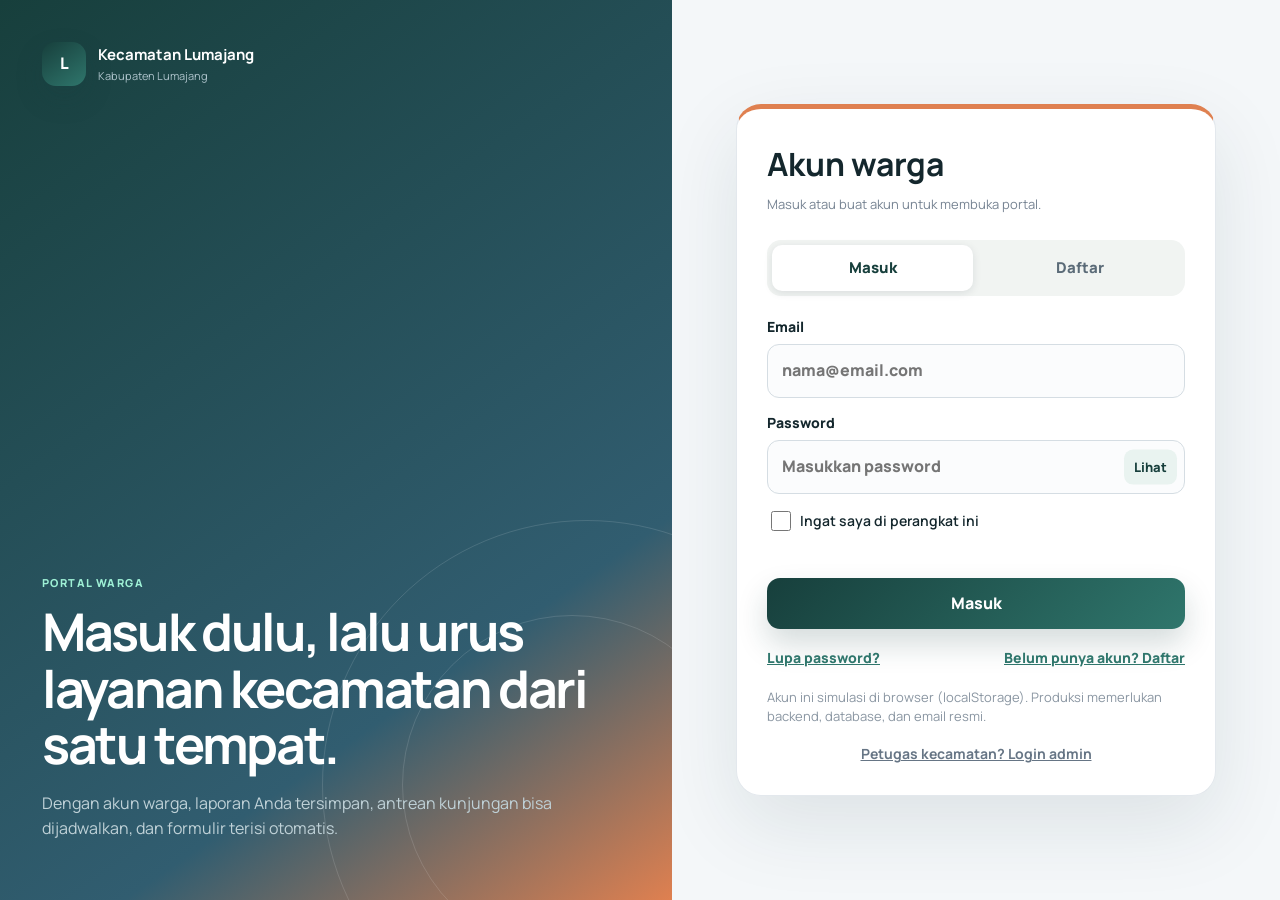
<file: index.html>
<!DOCTYPE html>
<html lang="id">
<head>
  <meta charset="UTF-8">
  <script>
    /* Gerbang login: belum masuk -> arahkan ke masuk.html */
    (function(){try{var id=sessionStorage.getItem("lumajang_session")||localStorage.getItem("lumajang_session");
    var u=JSON.parse(localStorage.getItem("lumajang_users")||"[]");
    if(!id||!u.some(function(x){return x.id===id}))location.replace("masuk.html")}catch(e){location.replace("masuk.html")}})();
  </script>
 
  <meta name="viewport" content="width=device-width, initial-scale=1.0">
  <meta name="description" content="Portal layanan dan informasi Kecamatan Lumajang">
  <title>Kecamatan Lumajang | Portal Warga</title>
  <link rel="preconnect" href="https://fonts.googleapis.com">
  <link rel="preconnect" href="https://fonts.gstatic.com" crossorigin>
  <link href="https://fonts.googleapis.com/css2?family=Manrope:wght@400;500;600;700;800&display=swap" rel="stylesheet">
  <link rel="stylesheet" href="assets/css/style.css">
  <link rel="stylesheet" href="assets/css/auth.css">
</head>
<body>
  <div class="ambient ambient-a"></div>
  <div class="ambient ambient-b"></div>

  <header class="nav-shell">
    <div class="container nav-inner">
      <a href="#beranda" class="brand">
        <div class="brand-symbol">L</div>
        <div>
          <strong>Kecamatan Lumajang</strong>
          <span>Kabupaten Lumajang</span>
        </div>
      </a>

      <button class="mobile-toggle" id="mobileToggle" aria-label="Buka navigasi">☰</button>

      <nav class="main-nav" id="mainNav">
        <a href="#beranda">Beranda</a>
        <a href="#layanan">Layanan</a>
        <a href="#berita">Berita</a>
        <a href="#lapor">Lapor</a>
        <a href="#kontak">Kontak</a>
        <button type="button" id="navAuth" class="nav-auth" aria-label="Buka akun saya"></button>
        <a href="login.html" class="nav-admin">Admin</a>
      </nav>
    </div>
  </header>

  <main>
    <section class="hero" id="beranda">
      <div class="container hero-layout">
        <div class="hero-copy">
          <div class="live-badge"><span></span> Portal layanan warga</div>
          <h1>Urus kebutuhan kecamatan tanpa bingung harus mulai dari mana.</h1>
          <p class="hero-lead">
            Cari persyaratan, cek alur layanan, baca pengumuman, buat laporan insiden,
            dan pantau status laporan melalui satu portal yang sederhana dan mudah digunakan.
          </p>

          <div class="hero-actions">
            <a href="#layanan" class="btn btn-primary">Cari Layanan</a>
            <a href="#lapor" class="btn btn-ghost">Laporkan Insiden</a>
          </div>

          <div class="mini-proof">
            <div><strong>24/7</strong><span>Informasi dapat diakses</span></div>
            <div><strong>1 portal</strong><span>Berita dan layanan</span></div>
            <div><strong>Mobile</strong><span>Nyaman dari ponsel</span></div>
          </div>
        </div>

        <div class="hero-visual lumajang-hero-art" aria-label="Ilustrasi ikon Lumajang">
          <div class="topo-lines topo-a"></div>
          <div class="topo-lines topo-b"></div>

          <div class="iconic-scene">
            <div class="scene-label">
              <span>LUMAJANG</span>
              <strong>Semeru • Air • Agrikultur</strong>
            </div>

            <svg class="semeru-svg" viewBox="0 0 720 520" role="img" aria-label="Ilustrasi Gunung Semeru dan air terjun">
              <defs>
                <linearGradient id="skyG" x1="0" y1="0" x2="1" y2="1">
                  <stop offset="0%" stop-color="#dff7f1"/>
                  <stop offset="55%" stop-color="#dcebf8"/>
                  <stop offset="100%" stop-color="#f7ead9"/>
                </linearGradient>
                <linearGradient id="mountG" x1="0" y1="0" x2="1" y2="1">
                  <stop offset="0%" stop-color="#315a58"/>
                  <stop offset="100%" stop-color="#173d43"/>
                </linearGradient>
                <linearGradient id="mount2G" x1="0" y1="0" x2="1" y2="1">
                  <stop offset="0%" stop-color="#7aa49b"/>
                  <stop offset="100%" stop-color="#527b75"/>
                </linearGradient>
                <linearGradient id="waterG" x1="0" y1="0" x2="0" y2="1">
                  <stop offset="0%" stop-color="#f8ffff"/>
                  <stop offset="100%" stop-color="#72c7cf"/>
                </linearGradient>
              </defs>
              <rect x="0" y="0" width="720" height="520" rx="42" fill="url(#skyG)"/>
              <circle cx="570" cy="105" r="42" fill="#e48a57" opacity=".92"/>
              <path d="M10 366 L190 220 L265 300 L385 98 L570 355 L710 420 L710 520 L10 520 Z" fill="url(#mount2G)"/>
              <path d="M112 420 L385 98 L615 420 Z" fill="url(#mountG)"/>
              <path d="M336 156 L385 98 L430 160 L403 154 L384 174 L365 153 Z" fill="#edf6f4"/>
              <path d="M0 397 C130 360 250 406 352 380 C470 350 570 360 720 410 L720 520 L0 520 Z" fill="#1e514b"/>
              <path d="M0 433 C110 405 230 438 335 422 C455 404 575 420 720 451 L720 520 L0 520 Z" fill="#143e3d"/>
              <path d="M472 333 C495 318 528 315 554 328 C579 340 591 359 590 382 C588 409 571 430 542 438 C511 447 478 433 464 408 C448 378 452 346 472 333 Z" fill="#2e6f68"/>
              <path d="M494 329 C500 356 500 383 495 414" stroke="url(#waterG)" stroke-width="11" stroke-linecap="round"/>
              <path d="M516 325 C523 354 521 389 516 421" stroke="url(#waterG)" stroke-width="9" stroke-linecap="round"/>
              <path d="M539 329 C548 360 544 386 541 411" stroke="url(#waterG)" stroke-width="8" stroke-linecap="round"/>
              <path d="M562 339 C570 359 567 383 563 399" stroke="url(#waterG)" stroke-width="6" stroke-linecap="round"/>
              <path d="M457 404 C490 390 538 392 579 411" stroke="#83d0c6" stroke-width="4" opacity=".7"/>
              <path d="M32 345 C95 320 145 328 205 350" stroke="#f8f1dc" stroke-width="4" opacity=".45"/>
            </svg>

            <div class="scene-chip chip-a"><span>▲</span><div><small>Ikon alam</small><strong>Gunung Semeru</strong></div></div>
            <div class="scene-chip chip-b"><span>≈</span><div><small>Wisata populer</small><strong>Tumpak Sewu</strong></div></div>
          </div>
        </div>
      </div>
    </section>

    <section class="quick-strip">
      <div class="container quick-strip-grid">
        <a href="#syarat"><span>01</span><div><strong>Cek Persyaratan</strong><small>Sebelum datang ke kantor</small></div></a>
        <a href="#formulir"><span>02</span><div><strong>Formulir Warga</strong><small>Siapkan dokumen lebih awal</small></div></a>
        <a href="#cekstatus"><span>03</span><div><strong>Cek Status Laporan</strong><small>Masukkan nomor tiket</small></div></a>
        <a href="#faq"><span>04</span><div><strong>Pertanyaan Umum</strong><small>Jawaban cepat untuk warga</small></div></a>
      </div>
    </section>

    <section class="section" id="layanan">
      <div class="container">
        <div class="section-heading">
          <div>
            <span class="eyebrow">Layanan warga</span>
            <h2>Apa yang ingin Anda urus hari ini?</h2>
          </div>
          <p>Pilih kebutuhan Anda untuk melihat ringkasan persyaratan dan langkah awal yang perlu disiapkan.</p>
        </div>

        <div class="service-search-wrap">
          <input id="serviceSearch" type="search" placeholder="Cari layanan, contoh: KTP, surat domisili, rekomendasi...">
          <span>⌕</span>
        </div>

        <div class="service-grid" id="serviceGrid">
          <article class="service-card" data-keywords="ktp kk kependudukan administrasi domisili">
            <div class="service-icon">ID</div>
            <div class="service-num">01</div>
            <h3>Administrasi Kependudukan</h3>
            <p>Panduan awal untuk KK, KTP, domisili, perubahan data, dan dokumen pendukung.</p>
            <button data-service="Administrasi Kependudukan">Lihat detail <span>↗</span></button>
          </article>
          <article class="service-card" data-keywords="surat pengantar rt rw kelurahan rekomendasi">
            <div class="service-icon">SR</div>
            <div class="service-num">02</div>
            <h3>Surat Pengantar</h3>
            <p>Informasi dokumen dasar yang perlu disiapkan untuk berbagai surat pengantar.</p>
            <button data-service="Surat Pengantar">Lihat detail <span>↗</span></button>
          </article>
          <article class="service-card" data-keywords="izin rekomendasi usaha kegiatan perizinan">
            <div class="service-icon">IZ</div>
            <div class="service-num">03</div>
            <h3>Perizinan & Rekomendasi</h3>
            <p>Panduan awal untuk kebutuhan rekomendasi kegiatan dan administrasi perizinan.</p>
            <button data-service="Perizinan & Rekomendasi">Lihat detail <span>↗</span></button>
          </article>
          <article class="service-card" data-keywords="pengaduan keluhan insiden jalan fasilitas lingkungan">
            <div class="service-icon">LP</div>
            <div class="service-num">04</div>
            <h3>Pengaduan Masyarakat</h3>
            <p>Laporkan kerusakan fasilitas, jalan, lingkungan, ketertiban, dan masalah sosial.</p>
            <a href="#lapor">Buat laporan <span>↗</span></a>
          </article>
          <article class="service-card" data-keywords="sktm sosial bantuan masyarakat">
            <div class="service-icon">SO</div>
            <div class="service-num">05</div>
            <h3>Layanan Sosial</h3>
            <p>Informasi awal terkait surat keterangan dan kebutuhan administrasi sosial masyarakat.</p>
            <button data-service="Layanan Sosial">Lihat detail <span>↗</span></button>
          </article>
          <article class="service-card" data-keywords="jadwal kantor jam layanan antrean pelayanan">
            <div class="service-icon">JM</div>
            <div class="service-num">06</div>
            <h3>Jam & Alur Pelayanan</h3>
            <p>Lihat waktu pelayanan dan langkah yang perlu dilakukan ketika datang ke kantor kecamatan.</p>
            <button data-service="Jam & Alur Pelayanan">Lihat detail <span>↗</span></button>
          </article>
        </div>
      </div>
    </section>

    <section class="section darker" id="syarat">
      <div class="container info-layout">
        <div class="info-copy">
          <span class="eyebrow light">Sebelum datang</span>
          <h2>Siapkan dokumen dari rumah.</h2>
          <p>Warga dapat memeriksa daftar dokumen umum agar proses pelayanan di kantor lebih efisien.</p>
          <div class="check-list">
            <div><span>✓</span> Bawa identitas asli dan salinannya jika diperlukan.</div>
            <div><span>✓</span> Siapkan surat pengantar RT/RW atau kelurahan jika menjadi syarat.</div>
            <div><span>✓</span> Pastikan data pada dokumen konsisten.</div>
            <div><span>✓</span> Simpan nomor kontak aktif untuk kebutuhan konfirmasi.</div>
          </div>
        </div>
        <div class="document-panel">
          <div class="doc-panel-top">
            <span>Checklist warga</span>
            <strong>Persiapan dokumen</strong>
          </div>
          <label><input type="checkbox"> KTP / Identitas</label>
          <label><input type="checkbox"> Kartu Keluarga</label>
          <label><input type="checkbox"> Surat pengantar</label>
          <label><input type="checkbox"> Dokumen pendukung</label>
          <label><input type="checkbox"> Nomor kontak aktif</label>
          <div class="doc-note">Checklist tersimpan selama halaman masih dibuka.</div>
        </div>
      </div>
    </section>

    <section class="section" id="formulir">
      <div class="container">
        <div class="section-heading">
          <div>
            <span class="eyebrow">Pusat formulir</span>
            <h2>Formulir yang sering dibutuhkan warga.</h2>
          </div>
          <p>Contoh formulir berikut dapat diganti dengan file resmi milik kecamatan.</p>
        </div>
        <div class="download-grid">
          <div class="download-card"><div class="file-icon">PDF</div><div><strong>Form Permohonan Umum</strong><small>Template layanan masyarakat</small></div><button onclick="demoDownload('Form Permohonan Umum')">Unduh</button></div>
          <div class="download-card"><div class="file-icon">PDF</div><div><strong>Form Pengantar Administrasi</strong><small>Template dokumen pengantar</small></div><button onclick="demoDownload('Form Pengantar Administrasi')">Unduh</button></div>
          <div class="download-card"><div class="file-icon">PDF</div><div><strong>Form Pengaduan Warga</strong><small>Template pengaduan tertulis</small></div><button onclick="demoDownload('Form Pengaduan Warga')">Unduh</button></div>
        </div>
      </div>
    </section>

    <section class="section soft" id="berita">
      <div class="container">
        <div class="section-heading">
          <div>
            <span class="eyebrow">Informasi terbaru</span>
            <h2>Berita dan pengumuman.</h2>
          </div>
          <div class="news-controls">
            <input id="newsSearch" type="search" placeholder="Cari berita...">
            <select id="newsFilter">
              <option value="semua">Semua kategori</option>
              <option value="pelayanan">Pelayanan</option>
              <option value="kegiatan">Kegiatan</option>
              <option value="pengumuman">Pengumuman</option>
            </select>
          </div>
        </div>
        <div class="news-grid" id="newsGrid"></div>
        <div id="newsEmpty" class="empty hidden">Berita tidak ditemukan.</div>
      </div>
    </section>

    <section class="section report-section" id="lapor">
      <div class="container report-layout">
        <div class="report-copy">
          <span class="eyebrow light">Pelaporan insiden</span>
          <h2>Temukan masalah di lingkungan? Laporkan dari sini.</h2>
          <p>Gunakan laporan untuk kerusakan jalan, fasilitas umum, lingkungan, gangguan ketertiban, dan kejadian lain yang perlu ditindaklanjuti.</p>

          <div class="report-flow">
            <div><span>1</span><div><strong>Isi laporan</strong><small>Jelaskan lokasi dan kronologi.</small></div></div>
            <div><span>2</span><div><strong>Dapatkan tiket</strong><small>Sistem membuat nomor laporan.</small></div></div>
            <div><span>3</span><div><strong>Pantau status</strong><small>Cek tiket kapan saja.</small></div></div>
          </div>

          <div class="status-box" id="cekstatus">
            <span>Cek status laporan</span>
            <div class="status-check-row">
              <input id="ticketInput" autocomplete="off" placeholder="Contoh: LMG-2026-10421">
              <button id="checkTicketBtn" type="button">Cek</button>
            </div>
            <p id="ticketResult"></p>

            <div id="ticketActions" class="ticket-actions hidden">
              <button id="copyTicketBtn" type="button">Salin kode</button>
              <button id="whatsappTicketBtn" type="button">Simpan ke WhatsApp</button>
            </div>

            <div class="my-reports">
              <div class="my-reports-head">
                <strong>Laporan Saya</strong>
                <small>Tiket terakhir yang tersimpan di browser ini</small>
              </div>
              <div id="myReportsList"></div>
            </div>
          </div>
        </div>

        <form id="incidentForm" class="report-form">
          <div class="form-title">
            <div>
              <span class="eyebrow">Form laporan</span>
              <h3>Data kejadian</h3>
            </div>
            <span class="secure-tag">Data lokal</span>
          </div>

          <div class="two-col">
            <label>Nama pelapor<input id="reporterName" required placeholder="Nama lengkap"></label>
            <label>No. WhatsApp<input id="reporterPhone" required placeholder="08xxxxxxxxxx"></label>
          </div>
          <label>Kategori
            <select id="incidentCategory" required>
              <option value="">Pilih kategori</option>
              <option>Jalan & Infrastruktur</option>
              <option>Lingkungan</option>
              <option>Fasilitas Umum</option>
              <option>Keamanan & Ketertiban</option>
              <option>Sosial</option>
              <option>Lainnya</option>
            </select>
          </label>
          <label>Lokasi kejadian<input id="incidentLocation" required placeholder="Nama jalan / desa / kelurahan"></label>
          <label>Kronologi<textarea id="incidentDescription" required rows="5" placeholder="Tuliskan kejadian secara jelas"></textarea></label>
          <label>Urgensi
            <select id="incidentPriority">
              <option>Normal</option>
              <option>Penting</option>
              <option>Darurat</option>
            </select>
          </label>
          <label class="consent"><input id="consent" type="checkbox" required><span>Saya menyatakan informasi yang diberikan benar.</span></label>
          <button class="btn btn-primary full" type="submit">Kirim laporan</button>
          <small class="form-footnote">Setelah laporan terkirim, Anda dapat menyalin kode atau menyimpannya ke WhatsApp agar tidak mudah hilang.</small>
        </form>
      </div>
    </section>

    
    <section class="section lumajang-explore" id="jelajah">
      <div class="container">
        <div class="section-heading">
          <div>
            <span class="eyebrow">Jelajah Lumajang</span>
            <h2>Bukan hanya urusan administrasi.</h2>
          </div>
          <p>Portal warga juga dapat menjadi pintu masuk untuk mengenal potensi alam, kuliner, dan akses transportasi di Kabupaten Lumajang.</p>
        </div>

        <div class="explore-tabs">
          <button class="explore-tab active" data-explore="wisata">Wisata</button>
          <button class="explore-tab" data-explore="kuliner">Kuliner</button>
          <button class="explore-tab" data-explore="transportasi">Transportasi</button>
        </div>

        <div class="explore-panel active" id="explore-wisata">
          <div class="explore-feature waterfall-card">
            <div class="feature-art mini-waterfall">
              <span class="art-sun"></span><span class="art-cliff"></span><span class="art-water w1"></span><span class="art-water w2"></span><span class="art-water w3"></span>
            </div>
            <div><span class="micro-label">Pronojiwo</span><h3>Air Terjun Tumpak Sewu</h3><p>Destinasi air terjun yang menjadi salah satu ikon wisata Lumajang dan berada di kawasan Pronojiwo.</p></div>
          </div>

          <div class="explore-list">
            <article><span class="place-number">01</span><div><small>Argosari</small><h4>Puncak B29</h4><p>Panorama dataran tinggi dan lanskap Bromo Tengger Semeru.</p></div></article>
            <article><span class="place-number">02</span><div><small>Senduro</small><h4>Desa Wisata Ranupani</h4><p>Kawasan desa di kaki Semeru yang dikenal sebagai bagian dari lanskap Bromo Tengger Semeru.</p></div></article>
            <article><span class="place-number">03</span><div><small>Pronojiwo</small><h4>Air Terjun Kapas Biru</h4><p>Wisata alam air terjun di kawasan selatan Lumajang.</p></div></article>
            <article><span class="place-number">04</span><div><small>Senduro</small><h4>Ranu Regulo</h4><p>Danau pegunungan dengan suasana sejuk di kawasan Semeru.</p></div></article>
          </div>
        </div>

        <div class="explore-panel" id="explore-kuliner">
          <div class="culinary-grid">
            <article class="food-card">
              <div class="food-art food-green"><span>🍃</span></div>
              <small>Kuliner lokal</small><h3>Sego Kelor</h3><p>Olahan nasi dengan unsur daun kelor yang dikenalkan sebagai makanan khas Lumajang.</p>
            </article>
            <article class="food-card">
              <div class="food-art food-bamboo"><span>🥬</span></div>
              <small>Kuliner lokal</small><h3>Krecek Rebung</h3><p>Salah satu kuliner yang dipromosikan dalam panduan wisata Lumajang.</p>
            </article>
            <article class="food-card">
              <div class="food-art food-chili"><span>🌶</span></div>
              <small>Kawasan Tengger</small><h3>Sambal Bawang Khas Tengger</h3><p>Pilihan rasa lokal yang terkait dengan kawasan budaya Tengger di Lumajang.</p>
            </article>
          </div>
        </div>

        <div class="explore-panel" id="explore-transportasi">
          <div class="transport-map-card">
            <div class="transport-route">
              <span class="route-dot main"></span>
              <span class="route-line"></span>
              <span class="route-dot"></span>
              <span class="route-line"></span>
              <span class="route-dot"></span>
            </div>
            <div class="route-info">
              <div><small>Hub utama</small><strong>Terminal Minak Koncar</strong><span>Jl. Raya Wonorejo, Lumajang</span></div>
              <div><small>Kereta api</small><strong>Stasiun Klakah</strong><span>Akses rel penumpang di wilayah Kabupaten Lumajang</span></div>
              <div><small>Terminal wilayah</small><strong>Sub Terminal</strong><span>Klakah, Pasirian, dan Pronojiwo</span></div>
            </div>
          </div>
        </div>
      </div>
    </section>
<section class="section" id="faq">
      <div class="container faq-layout">
        <div>
          <span class="eyebrow">Pertanyaan umum</span>
          <h2>Jawaban cepat untuk kebutuhan warga.</h2>
          <p class="muted">Klik pertanyaan untuk melihat jawabannya.</p>
        </div>
        <div class="faq-list">
          <div class="faq-item"><button>Apa yang perlu dibawa saat mengurus administrasi?<span>+</span></button><div>Siapkan identitas, dokumen keluarga, surat pengantar jika diwajibkan, serta dokumen pendukung sesuai jenis layanan.</div></div>
          <div class="faq-item"><button>Bagaimana cara mengetahui laporan sudah diproses?<span>+</span></button><div>Gunakan nomor tiket pada bagian “Cek Status Laporan”. Status akan berubah dari Baru, Diproses, atau Selesai.</div></div>
          <div class="faq-item"><button>Apakah saya harus datang langsung ke kecamatan?<span>+</span></button><div>Tergantung jenis layanan. Portal ini membantu warga memeriksa informasi dan persyaratan sebelum datang.</div></div>
          <div class="faq-item"><button>Bagaimana jika terjadi kondisi darurat?<span>+</span></button><div>Untuk kondisi yang mengancam keselamatan, gunakan layanan darurat resmi. Form laporan portal ditujukan untuk pencatatan dan tindak lanjut administratif.</div></div>
        </div>
      </div>
    </section>

    <section class="section contact-section" id="kontak">
      <div class="container">
        <div class="contact-banner">
          <div>
            <span class="eyebrow light">Butuh bantuan?</span>
            <h2>Hubungi kantor kecamatan.</h2>
            <p>Perbarui nomor, email, dan alamat berikut dengan data resmi sebelum website dipublikasikan.</p>
          </div>
          <div class="contact-actions">
            <a href="tel:+62334000000">☎ Telepon</a>
            <a href="mailto:kecamatanlumajang@example.go.id">✉ Email</a>
          </div>
        </div>

        <div class="contact-grid">
          <div><span>Alamat</span><strong>Kecamatan Lumajang, Kabupaten Lumajang, Jawa Timur</strong></div>
          <div><span>Jam layanan</span><strong>Senin - Jumat, 08.00 - 15.00 WIB</strong></div>
          <div><span>Email</span><strong>kecamatanlumajang@example.go.id</strong></div>
          <div><span>Telepon</span><strong>(0334) 000000</strong></div>
        </div>
      </div>
    </section>
  </main>

  <footer>
    <div class="container footer-inner">
      <div class="brand footer-brand">
        <div class="brand-symbol">L</div>
        <div><strong>Kecamatan Lumajang</strong><span>Kabupaten Lumajang</span></div>
      </div>
      <p>Portal informasi dan pelayanan warga.</p>
      <small>© <span id="year"></span> Kecamatan Lumajang.</small>
    </div>
  </footer>

  <button id="scrollTop" class="scroll-top" aria-label="Kembali ke atas">
    <span>↑</span>
    <small>Ke atas</small>
  </button>

  <div id="serviceModal" class="modal hidden">
    <div class="modal-card">
      <button id="modalClose" class="modal-close">×</button>
      <span class="eyebrow">Informasi layanan</span>
      <h3 id="modalTitle"></h3>
      <div id="modalBody"></div>
    </div>
  </div>

  <!-- ===== V9: Modal akun warga (hanya tampil setelah login) ===== -->
  <div id="accountModal" class="modal hidden" role="dialog" aria-modal="true" aria-labelledby="acctTitle">
    <div class="modal-card auth-card account-card">
      <button type="button" class="modal-close" data-close="accountModal" aria-label="Tutup">×</button>
      <div class="acct-head"><div><h3 id="acctTitle">Akun saya</h3><p id="acctHello"></p></div></div>

      <div class="acct-tabs" role="tablist">
        <button type="button" role="tab" data-tab="profil" class="active" aria-selected="true">Profil</button>
        <button type="button" role="tab" data-tab="antrean" aria-selected="false">Antrean</button>
        <button type="button" role="tab" data-tab="tersimpan" aria-selected="false">Berita tersimpan</button>
      </div>

      <div class="acct-panel" data-tab="profil">
        <form id="profileForm" novalidate>
          <label>Nama lengkap<input id="acctName" required></label>
          <label>Email<input id="acctEmail" readonly></label>
          <label>No. WhatsApp<input id="acctPhone" type="tel" required></label>
          <div id="profileMsg" class="auth-msg" role="status" aria-live="polite"></div>
          <button class="btn btn-primary full" type="submit">Simpan profil</button>
        </form>
        <form id="passwordForm" class="acct-section" novalidate>
          <h4>Ganti password</h4>
          <label>Password saat ini<input id="curPw" type="password" autocomplete="current-password" required></label>
          <label>Password baru<input id="newPw" type="password" autocomplete="new-password" required></label>
          <label>Ulangi password baru<input id="newPw2" type="password" autocomplete="new-password" required></label>
          <div id="passwordMsg" class="auth-msg" role="status" aria-live="polite"></div>
          <button class="btn btn-primary full" type="submit">Ganti password</button>
        </form>
        <button type="button" id="logoutBtn" class="acct-logout">Keluar dari akun</button>
      </div>

      <div class="acct-panel hidden" data-tab="antrean">
        <p class="auth-lead">Pilih jadwal kunjungan agar tidak menunggu lama. Kuota 5 orang per jam, Senin–Jumat.</p>
        <form id="queueForm" novalidate>
          <label>Layanan<select id="qService" required></select></label>
          <div class="two-col">
            <label>Tanggal<input id="qDate" type="date" required></label>
            <label>Jam<select id="qTime" required></select></label>
          </div>
          <div id="queueMsg" class="auth-msg" role="status" aria-live="polite"></div>
          <button class="btn btn-primary full" type="submit">Buat antrean</button>
        </form>
        <div id="queueList" class="acct-list"></div>
      </div>

      <div class="acct-panel hidden" data-tab="tersimpan">
        <div id="bookmarkList" class="acct-list"></div>
      </div>
    </div>
  </div>

  <div id="toast" class="toast"></div>
  <script src="assets/js/app.js"></script>
  <script src="assets/js/auth-core.js"></script>
  <script src="assets/js/auth.js"></script>
</body>
</html>
</file>
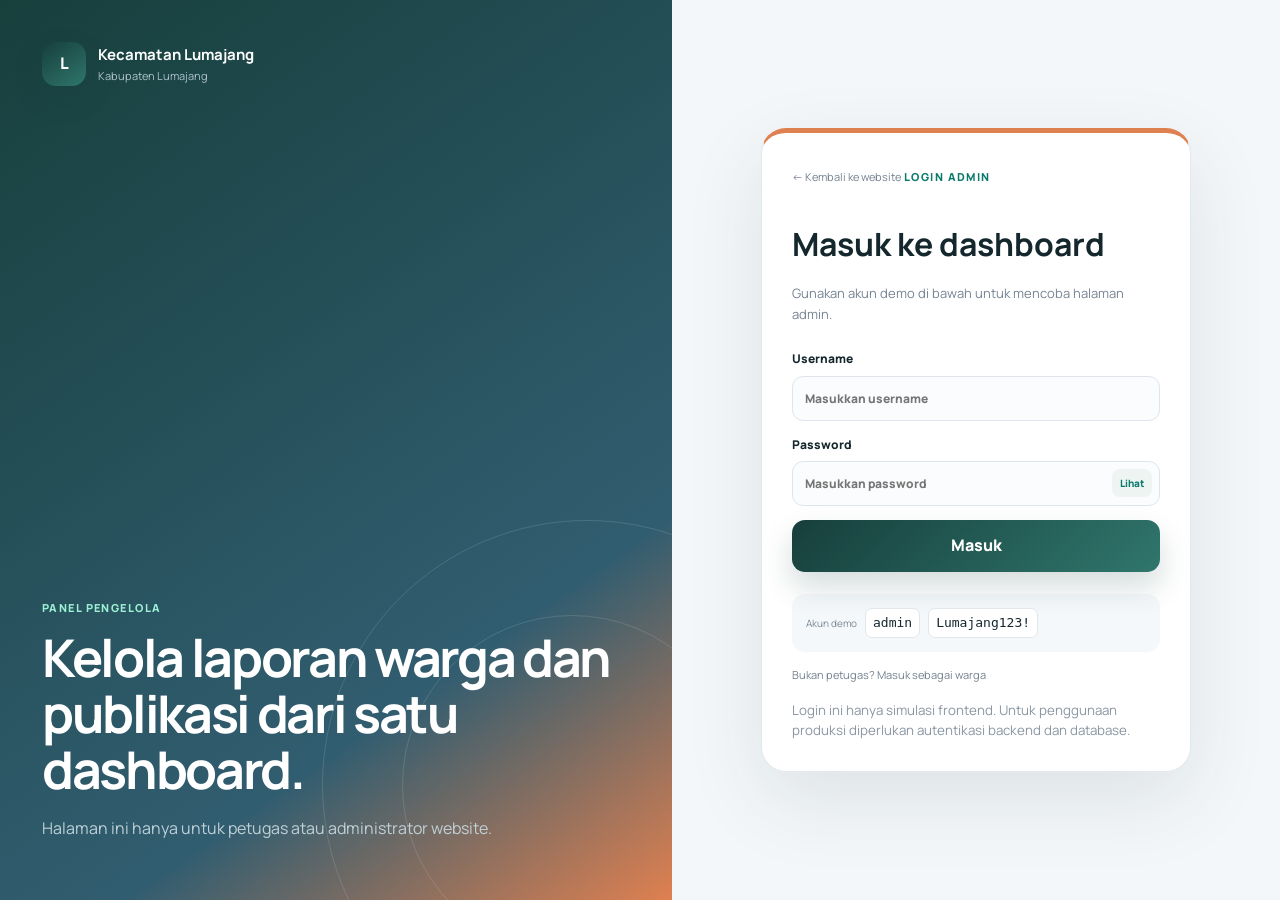
<file: admin.html>
<!DOCTYPE html>
<html lang="id">
<head>
  <meta charset="UTF-8">
  <meta name="viewport" content="width=device-width, initial-scale=1.0">
  <title>Dashboard Admin | Kecamatan Lumajang</title>
  <link rel="preconnect" href="https://fonts.googleapis.com">
  <link rel="preconnect" href="https://fonts.gstatic.com" crossorigin>
  <link href="https://fonts.googleapis.com/css2?family=Manrope:wght@400;500;600;700;800&display=swap" rel="stylesheet">
  <link rel="stylesheet" href="assets/css/style.css">
</head>
<body class="admin-body">
  <div class="admin-layout">
    <aside class="admin-sidebar">
      <a href="index.html" class="brand admin-logo">
        <div class="brand-symbol">L</div>
        <div><strong>Admin Lumajang</strong><span>Portal Kecamatan</span></div>
      </a>
      <nav>
        <button class="admin-menu active" data-tab="dashboard">▦ <span>Dashboard</span></button>
        <button class="admin-menu" data-tab="reports">⚠ <span>Laporan Warga</span></button>
        <button class="admin-menu" data-tab="news">◫ <span>Kelola Berita</span></button>
      </nav>
      <div class="sidebar-foot">
        <a href="index.html">← Lihat website</a>
        <button id="logoutBtn">Keluar</button>
      </div>
    </aside>

    <main class="admin-content">
      <header class="admin-top">
        <div>
          <span class="eyebrow">Panel admin</span>
          <h1 id="adminTitle">Dashboard</h1>
        </div>
        <div class="admin-profile">
          <div class="avatar">A</div>
          <div><strong>Administrator</strong><span>Aktif</span></div>
        </div>
      </header>

      <section id="tab-dashboard" class="admin-tab active">
        <div class="admin-stats">
          <div><span>Total laporan</span><strong id="statTotal">0</strong><small>Semua tiket</small></div>
          <div><span>Baru</span><strong id="statNew">0</strong><small>Belum ditindaklanjuti</small></div>
          <div><span>Diproses</span><strong id="statProcess">0</strong><small>Sedang ditangani</small></div>
          <div><span>Selesai</span><strong id="statDone">0</strong><small>Sudah selesai</small></div>
        </div>

        <div class="admin-card">
          <div class="admin-card-head">
            <div><span class="eyebrow">Aktivitas</span><h2>Laporan terbaru</h2></div>
          </div>
          <div class="table-wrap">
            <table>
              <thead><tr><th>Tiket</th><th>Kategori</th><th>Lokasi</th><th>Urgensi</th><th>Status</th></tr></thead>
              <tbody id="latestReportsBody"></tbody>
            </table>
          </div>
          <div class="pagination-bar">
            <div class="page-size-control">
              <span>Tampilkan</span>
              <select id="dashboardPageSize">
                <option value="5" selected>5</option>
                <option value="10">10</option>
                <option value="20">20</option>
                <option value="all">Semua</option>
              </select>
              <span>data</span>
            </div>
            <div class="pagination-info" id="dashboardPageInfo">0–0 dari 0 data</div>
            <div class="pagination-nav">
              <button id="dashboardPrevBtn" type="button" aria-label="Halaman sebelumnya">‹</button>
              <span id="dashboardPageNumber">1 / 1</span>
              <button id="dashboardNextBtn" type="button" aria-label="Halaman berikutnya">›</button>
            </div>
          </div>
        </div>
      </section>

      <section id="tab-reports" class="admin-tab">
        <div class="admin-card">
          <div class="admin-card-head split report-head">
            <div><span class="eyebrow">Laporan warga</span><h2>Manajemen laporan</h2></div>
            <div class="admin-filter">
              <input id="reportSearch" placeholder="Cari laporan...">
              <select id="statusFilter">
                <option value="semua">Semua status</option>
                <option>Baru</option>
                <option>Diproses</option>
                <option>Selesai</option>
              </select>
            </div>
          </div>

          <div class="report-export-bar">
            <div class="export-intro">
              <span class="export-icon">⇩</span>
              <div>
                <strong>Ekspor & bagikan data</strong>
                <small>File mengikuti pencarian dan filter status yang sedang aktif.</small>
              </div>
            </div>
            <div class="export-actions">
              <button id="exportExcelBtn" type="button" class="export-btn excel"><span>XLS</span> Excel</button>
              <button id="exportCsvBtn" type="button" class="export-btn csv"><span>CSV</span> CSV</button>
              <button id="printReportBtn" type="button" class="export-btn print"><span>PDF</span> Cetak / PDF</button>
              <button id="shareReportBtn" type="button" class="export-btn share"><span>↗</span> Bagikan</button>
            </div>
          </div>

          <div class="export-summary" id="exportSummary">
            <span><b id="filteredCount">0</b> data ditampilkan</span>
            <span>Baru <b id="filteredNew">0</b></span>
            <span>Diproses <b id="filteredProcess">0</b></span>
            <span>Selesai <b id="filteredDone">0</b></span>
          </div>
          <div class="table-wrap">
            <table>
              <thead><tr><th>Tiket</th><th>Pelapor</th><th>Kategori</th><th>Lokasi</th><th>Urgensi</th><th>Status</th><th>Aksi</th></tr></thead>
              <tbody id="reportsBody"></tbody>
            </table>
          </div>
          <div class="pagination-bar">
            <div class="page-size-control">
              <span>Tampilkan</span>
              <select id="reportsPageSize">
                <option value="5" selected>5</option>
                <option value="10">10</option>
                <option value="20">20</option>
                <option value="all">Semua</option>
              </select>
              <span>data</span>
            </div>
            <div class="pagination-info" id="reportsPageInfo">0–0 dari 0 data</div>
            <div class="pagination-nav">
              <button id="reportsPrevBtn" type="button" aria-label="Halaman sebelumnya">‹</button>
              <span id="reportsPageNumber">1 / 1</span>
              <button id="reportsNextBtn" type="button" aria-label="Halaman berikutnya">›</button>
            </div>
          </div>
        </div>
      </section>

      <section id="tab-news" class="admin-tab">
        <div class="admin-news-layout">
          <div class="admin-card">
            <div class="admin-card-head"><div><span class="eyebrow">Publikasi</span><h2>Tambah berita</h2></div></div>
            <form id="newsForm" class="admin-form">
              <input type="hidden" id="editingNewsId">
              <label>Judul<input id="newsTitle" required placeholder="Judul berita"></label>
              <label>Kategori
                <select id="newsCategory">
                  <option value="pelayanan">Pelayanan</option>
                  <option value="kegiatan">Kegiatan</option>
                  <option value="pengumuman">Pengumuman</option>
                </select>
              </label>
              <label>Ringkasan<textarea id="newsExcerpt" required rows="6" placeholder="Ringkasan berita"></textarea></label>

              <div class="media-upload-grid">
                <label class="upload-box">
                  <span class="upload-icon">IMG</span>
                  <strong>Gambar berita</strong>
                  <small>JPG, PNG, WEBP. Maksimal 1,5 MB.</small>
                  <input id="newsImage" type="file" accept="image/png,image/jpeg,image/webp">
                </label>
                <label class="upload-box">
                  <span class="upload-icon doc">DOC</span>
                  <strong>Dokumen lampiran</strong>
                  <small>PDF/DOC/DOCX. Maksimal 1,5 MB.</small>
                  <input id="newsDocument" type="file" accept=".pdf,.doc,.docx,application/pdf,application/msword,application/vnd.openxmlformats-officedocument.wordprocessingml.document">
                </label>
              </div>

              <div id="mediaPreview" class="media-preview hidden"></div>

              <div class="form-action-row">
                <button class="btn btn-primary" id="newsSubmitBtn" type="submit">Publikasikan</button>
                <button class="btn btn-ghost hidden" id="cancelEditBtn" type="button">Batal Edit</button>
              </div>
              <small class="upload-note">Pada versi demo, file kecil disimpan di browser. Website produksi sebaiknya menyimpan file di server atau cloud storage.</small>
            </form>
          </div>
          <div class="admin-card">
            <div class="admin-card-head"><div><span class="eyebrow">Konten</span><h2>Berita tersimpan</h2></div></div>
            <div id="adminNewsList" class="admin-news-list"></div>
          </div>
        </div>
      </section>
    </main>
  </div>

  <div id="reportModal" class="modal hidden">
    <div class="modal-card">
      <button id="reportModalClose" class="modal-close">×</button>
      <span class="eyebrow">Detail laporan</span>
      <h3>Informasi tiket</h3>
      <div id="reportDetail"></div>
    </div>
  </div>

  <div id="confirmModal" class="modal hidden">
    <div class="modal-card confirm-card">
      <div class="confirm-icon">!</div>
      <span class="eyebrow">Konfirmasi tindakan</span>
      <h3 id="confirmTitle">Konfirmasi</h3>
      <p id="confirmMessage">Apakah Anda yakin?</p>
      <div class="confirm-actions">
        <button id="confirmCancel" class="btn btn-ghost" type="button">Batal</button>
        <button id="confirmProceed" class="btn btn-primary" type="button">Lanjutkan</button>
      </div>
    </div>
  </div>

  <div id="toast" class="toast"></div>
  <script src="assets/js/admin.js"></script>
</body>
</html>
</file>
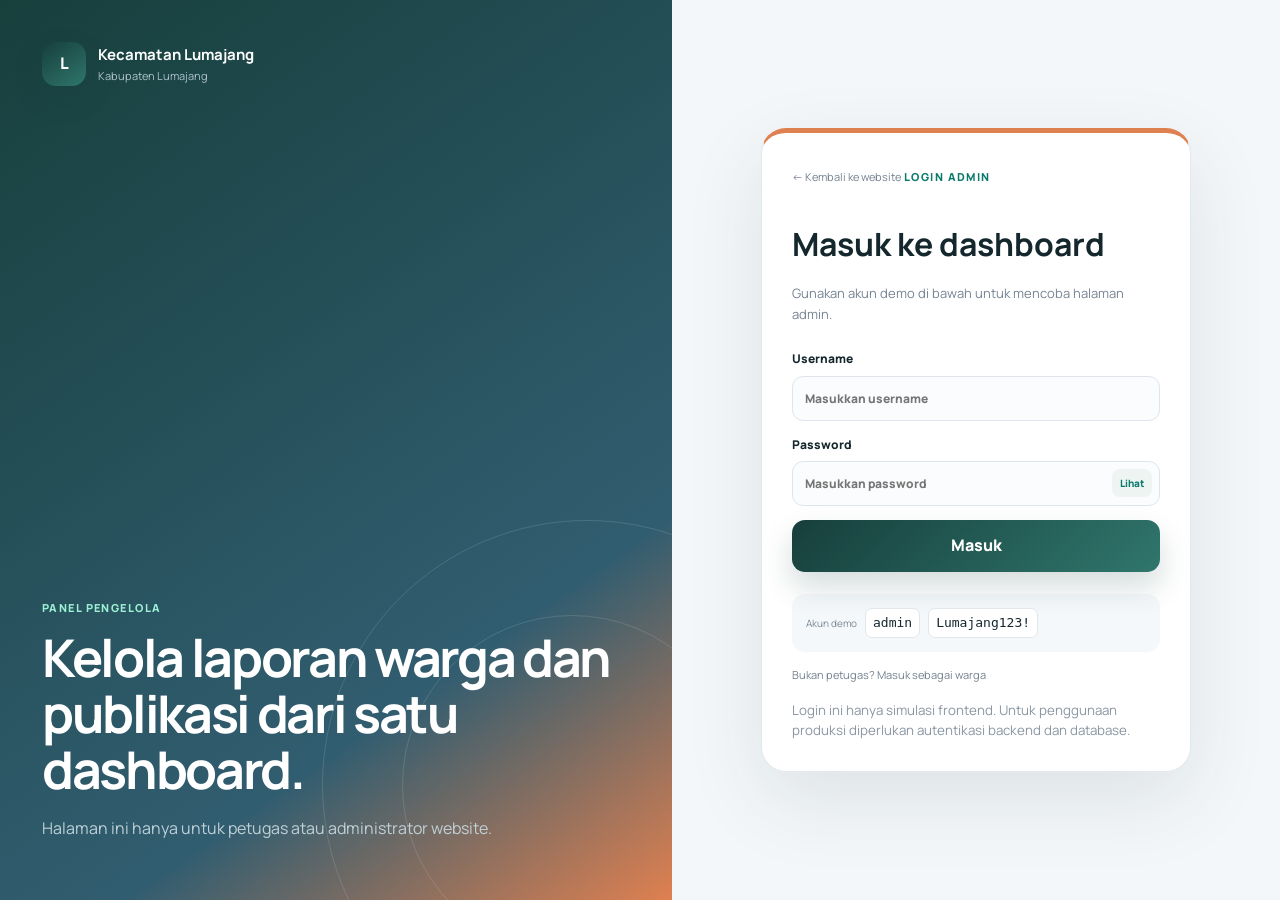
<file: login.html>
<!DOCTYPE html>
<html lang="id">
<head>
  <meta charset="UTF-8">
  <meta name="viewport" content="width=device-width, initial-scale=1.0">
  <title>Login Admin | Kecamatan Lumajang</title>
  <link rel="preconnect" href="https://fonts.googleapis.com">
  <link rel="preconnect" href="https://fonts.gstatic.com" crossorigin>
  <link href="https://fonts.googleapis.com/css2?family=Manrope:wght@400;500;600;700;800&display=swap" rel="stylesheet">
  <link rel="stylesheet" href="assets/css/style.css">
</head>
<body class="login-body">
  <div class="login-page">
    <div class="login-art">
      <a href="index.html" class="brand login-brand">
        <div class="brand-symbol">L</div>
        <div><strong>Kecamatan Lumajang</strong><span>Kabupaten Lumajang</span></div>
      </a>
      <div class="login-art-content">
        <span class="eyebrow light">Panel pengelola</span>
        <h1>Kelola laporan warga dan publikasi dari satu dashboard.</h1>
        <p>Halaman ini hanya untuk petugas atau administrator website.</p>
      </div>
      <div class="login-orbit orbit-one"></div>
      <div class="login-orbit orbit-two"></div>
    </div>

    <div class="login-panel">
      <form id="loginForm" class="login-card">
        <a href="index.html" class="back-site">← Kembali ke website</a>
        <span class="eyebrow">Login admin</span>
        <h2>Masuk ke dashboard</h2>
        <p>Gunakan akun demo di bawah untuk mencoba halaman admin.</p>

        <label>Username
          <input id="username" required autocomplete="username" placeholder="Masukkan username">
        </label>
        <label>Password
          <div class="password-wrap">
            <input id="password" type="password" required autocomplete="current-password" placeholder="Masukkan password">
            <button type="button" id="togglePassword">Lihat</button>
          </div>
        </label>

        <button class="btn btn-primary full" type="submit">Masuk</button>
        <div id="loginError" class="login-error"></div>

        <div class="demo-credential">
          <span>Akun demo</span>
          <code>admin</code>
          <code>Lumajang123!</code>
        </div>
        <a class="back-site" href="masuk.html" style="margin:14px 0 0">Bukan petugas? Masuk sebagai warga</a>
        <small class="security-note">Login ini hanya simulasi frontend. Untuk penggunaan produksi diperlukan autentikasi backend dan database.</small>
      </form>
    </div>
  </div>
  <script src="assets/js/login.js"></script>
</body>
</html>
</file>
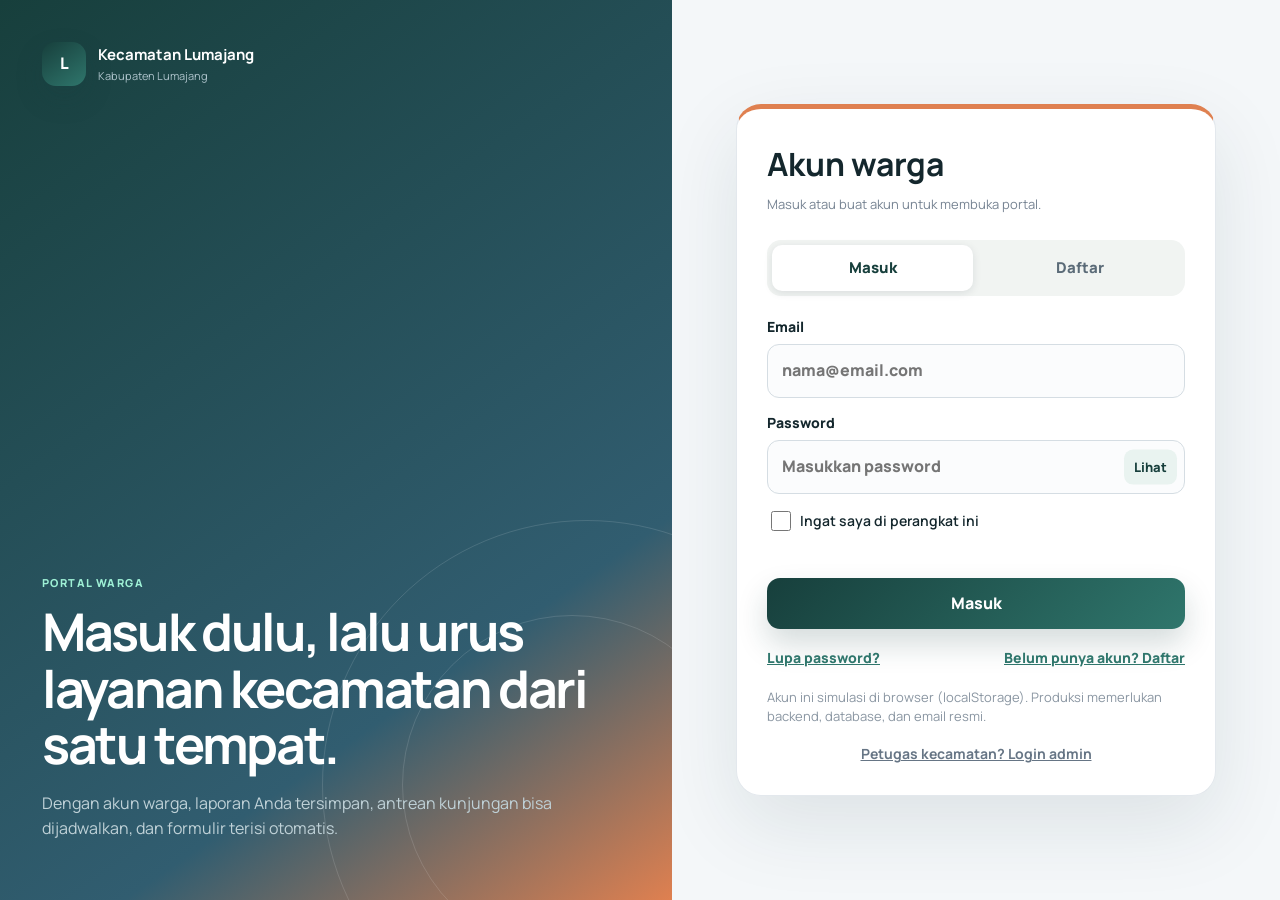
<file: masuk.html>
<!DOCTYPE html>
<html lang="id">
<head>
  <meta charset="UTF-8">
  <meta name="viewport" content="width=device-width, initial-scale=1.0">
  <title>Masuk Warga | Kecamatan Lumajang</title>
  <link rel="preconnect" href="https://fonts.googleapis.com">
  <link rel="preconnect" href="https://fonts.gstatic.com" crossorigin>
  <link href="https://fonts.googleapis.com/css2?family=Manrope:wght@400;500;600;700;800&display=swap" rel="stylesheet">
  <link rel="stylesheet" href="assets/css/style.css">
  <link rel="stylesheet" href="assets/css/auth.css">
</head>
<body class="login-body">
  <div class="login-page">
    <div class="login-art">
      <div class="brand login-brand">
        <div class="brand-symbol">L</div>
        <div><strong>Kecamatan Lumajang</strong><span>Kabupaten Lumajang</span></div>
      </div>
      <div class="login-art-content">
        <span class="eyebrow light">Portal warga</span>
        <h1>Masuk dulu, lalu urus layanan kecamatan dari satu tempat.</h1>
        <p>Dengan akun warga, laporan Anda tersimpan, antrean kunjungan bisa dijadwalkan, dan formulir terisi otomatis.</p>
      </div>
      <div class="login-orbit orbit-one"></div>
      <div class="login-orbit orbit-two"></div>
    </div>

    <div class="login-panel">
      <div class="login-card auth-page-card">
        <h2 id="authTitle">Akun warga</h2>
        <p class="auth-lead">Masuk atau buat akun untuk membuka portal.</p>

        <div class="auth-tabs" id="authTabs" role="tablist">
          <button type="button" role="tab" data-view="login" class="active" aria-selected="true">Masuk</button>
          <button type="button" role="tab" data-view="register" aria-selected="false">Daftar</button>
        </div>

        <form id="loginUserForm" class="auth-view" data-view="login" novalidate>
          <label>Email<input id="loginEmail" type="email" required autocomplete="email" placeholder="nama@email.com"></label>
          <label>Password
            <div class="pw-wrap"><input id="loginPw" type="password" required autocomplete="current-password" placeholder="Masukkan password"><button type="button" class="pw-toggle">Lihat</button></div>
          </label>
          <label class="auth-check"><input id="loginRemember" type="checkbox"><span>Ingat saya di perangkat ini</span></label>
          <div id="loginUserMsg" class="auth-msg" role="status" aria-live="polite"></div>
          <button class="btn btn-primary full" type="submit">Masuk</button>
          <div class="auth-links">
            <button type="button" class="auth-link" data-view="forgot">Lupa password?</button>
            <button type="button" class="auth-link" data-view="register">Belum punya akun? Daftar</button>
          </div>
        </form>

        <form id="registerForm" class="auth-view hidden" data-view="register" novalidate>
          <label>Nama lengkap<input id="regName" required autocomplete="name" placeholder="Sesuai identitas"></label>
          <label>Email<input id="regEmail" type="email" required autocomplete="email" placeholder="nama@email.com"></label>
          <label>No. WhatsApp<input id="regPhone" type="tel" required autocomplete="tel" placeholder="08xxxxxxxxxx"></label>
          <label>Password
            <div class="pw-wrap"><input id="regPw" type="password" required autocomplete="new-password" placeholder="Buat password"><button type="button" class="pw-toggle">Lihat</button></div>
            <span class="auth-hint">Minimal 8 karakter, memuat huruf dan angka.</span>
          </label>
          <label>Ulangi password<input id="regPw2" type="password" required autocomplete="new-password" placeholder="Ketik ulang password"></label>
          <div id="registerMsg" class="auth-msg" role="status" aria-live="polite"></div>
          <button class="btn btn-primary full" type="submit">Buat akun</button>
          <div class="auth-links"><button type="button" class="auth-link" data-view="login">Sudah punya akun? Masuk</button></div>
        </form>

        <form id="forgotForm" class="auth-view hidden" data-view="forgot" novalidate>
          <h4>Atur ulang password</h4>
          <p class="auth-lead">Masukkan email akun Anda. Kami akan membuat kode verifikasi 6 digit.</p>
          <label>Email<input id="forgotEmail" type="email" required autocomplete="email" placeholder="nama@email.com"></label>
          <div id="forgotMsg" class="auth-msg" role="status" aria-live="polite"></div>
          <button class="btn btn-primary full" type="submit">Kirim kode</button>
          <div class="auth-links"><button type="button" class="auth-link" data-view="login">Kembali ke halaman masuk</button></div>
        </form>

        <form id="resetForm" class="auth-view hidden" data-view="reset" novalidate>
          <h4>Masukkan kode dan password baru</h4>
          <div id="resetDemoCode" class="auth-demo hidden"></div>
          <label>Kode verifikasi<input id="resetCode" inputmode="numeric" maxlength="6" required autocomplete="one-time-code" placeholder="6 digit"></label>
          <label>Password baru
            <div class="pw-wrap"><input id="resetPw" type="password" required autocomplete="new-password" placeholder="Password baru"><button type="button" class="pw-toggle">Lihat</button></div>
          </label>
          <label>Ulangi password baru<input id="resetPw2" type="password" required autocomplete="new-password" placeholder="Ketik ulang"></label>
          <div id="resetMsg" class="auth-msg" role="status" aria-live="polite"></div>
          <button class="btn btn-primary full" type="submit">Simpan password baru</button>
          <div class="auth-links"><button type="button" class="auth-link" data-view="forgot">Minta kode baru</button></div>
        </form>

        <small class="auth-note">Akun ini simulasi di browser (localStorage). Produksi memerlukan backend, database, dan email resmi.</small>
        <a class="auth-staff" href="login.html">Petugas kecamatan? Login admin</a>
      </div>
    </div>
  </div>
  <script src="assets/js/auth-core.js"></script>
  <script src="assets/js/auth-page.js"></script>
</body>
</html>
</file>
<file: assets/css/style.css>
:root{
  --ink:#102033;--muted:#6d7b8c;--line:#e5eaf0;--soft:#f6f8fb;
  --green:#0b7a6c;--green2:#12a47f;--navy:#0b1c32;--blue:#2a65d8;
}
*{box-sizing:border-box}html{scroll-behavior:smooth}body{margin:0;font-family:Manrope,Arial,sans-serif;color:var(--ink);background:#fff;line-height:1.6;overflow-x:hidden}
a{text-decoration:none;color:inherit}button,input,select,textarea{font:inherit}.container{width:min(1180px,calc(100% - 40px));margin:auto}.hidden{display:none!important}
.ambient{position:fixed;border-radius:50%;filter:blur(90px);pointer-events:none;z-index:-1;opacity:.28}.ambient-a{width:520px;height:520px;background:#8ef0d3;top:-260px;right:-160px}.ambient-b{width:420px;height:420px;background:#aec6ff;left:-250px;top:500px}
.nav-shell{position:sticky;top:0;z-index:60;background:rgba(255,255,255,.86);backdrop-filter:blur(16px);border-bottom:1px solid rgba(229,234,240,.8)}.nav-inner{height:78px;display:flex;align-items:center;justify-content:space-between}
.brand{display:flex;align-items:center;gap:12px}.brand-symbol{width:44px;height:44px;border-radius:14px;display:grid;place-items:center;color:white;font-weight:800;background:linear-gradient(145deg,#0b7a6c,#18b487);box-shadow:0 14px 28px rgba(11,122,108,.22)}
.brand strong,.brand span{display:block}.brand strong{font-size:15px}.brand span{font-size:11px;color:#7a8796}.main-nav{display:flex;gap:24px;align-items:center}.main-nav a{font-size:13px;font-weight:700;color:#4b5b6d}.main-nav a:hover{color:var(--green)}.nav-admin{border:1px solid #dfe6eb;border-radius:999px;padding:9px 15px}.mobile-toggle{display:none;border:0;background:#eef5f3;border-radius:10px;padding:8px 11px}
.hero{padding:82px 0 72px;position:relative}.hero-layout{display:grid;grid-template-columns:1.03fr .97fr;gap:72px;align-items:center}.live-badge{display:inline-flex;align-items:center;gap:9px;padding:8px 12px;border:1px solid #dceee9;border-radius:999px;background:#f6fffc;color:#31675e;font-size:12px;font-weight:700}.live-badge span{width:8px;height:8px;background:#14b884;border-radius:50%;box-shadow:0 0 0 5px rgba(20,184,132,.12)}
.hero h1{font-size:58px;line-height:1.04;letter-spacing:-.052em;margin:18px 0 22px;max-width:740px}.hero-lead{font-size:17px;color:#617083;max-width:650px}.hero-actions{display:flex;gap:12px;margin:30px 0}.btn{border:0;border-radius:13px;padding:13px 20px;font-weight:800;cursor:pointer;display:inline-flex;justify-content:center;align-items:center}.btn-primary{color:#fff;background:linear-gradient(135deg,#0b7a6c,#17ab80);box-shadow:0 16px 32px rgba(11,122,108,.22)}.btn-ghost{border:1px solid #dfe6ec;background:#fff}.full{width:100%}
.mini-proof{display:flex;gap:38px;margin-top:34px}.mini-proof strong,.mini-proof span{display:block}.mini-proof strong{font-size:20px}.mini-proof span{font-size:11px;color:#8190a0}
.hero-visual{position:relative;min-height:530px;display:grid;place-items:center}.hero-dashboard{width:min(100%,500px);background:rgba(255,255,255,.88);backdrop-filter:blur(18px);border:1px solid rgba(220,229,235,.85);border-radius:30px;padding:24px;box-shadow:0 34px 90px rgba(21,50,61,.15);transform:rotate(1.5deg)}
.dash-top{display:flex;justify-content:space-between;align-items:center;margin-bottom:20px}.dash-top small,.dash-top strong{display:block}.dash-top small{color:#8794a2}.signal{font-size:11px;color:#0b7a6c;background:#eaf8f4;padding:7px 10px;border-radius:999px}
.dash-main-card{border-radius:22px;padding:25px;background:linear-gradient(135deg,#10243b,#123d55);color:#fff;display:flex;justify-content:space-between;align-items:end}.dash-main-card h3{font-size:23px;margin:7px 0}.dash-main-card p{color:#c0d1dc;font-size:13px;margin:0}.round-arrow{width:46px;height:46px;border-radius:50%;background:#fff;color:#17384b;display:grid;place-items:center;font-size:22px}
.eyebrow{font-size:11px;font-weight:800;letter-spacing:.13em;text-transform:uppercase;color:var(--green)}.eyebrow.light{color:#9ef0d5}.dash-grid{display:grid;grid-template-columns:1fr 1fr;gap:12px;margin-top:12px}.dash-grid a{border:1px solid #e9edf1;border-radius:17px;padding:16px;background:#fff}.dash-grid span,.dash-grid b,.dash-grid small{display:block}.dash-grid span{font-size:20px}.dash-grid b{font-size:13px;margin-top:12px}.dash-grid small{font-size:10px;color:#8592a1}
.float-card{position:absolute;background:#fff;border:1px solid #e5ebef;border-radius:17px;padding:14px 17px;box-shadow:0 18px 45px rgba(30,54,67,.13)}.float-card span,.float-card strong,.float-card small{display:block}.float-card span,.float-card small{font-size:10px;color:#81909e}.float-card strong{font-size:17px}.card-one{left:-15px;top:72px;transform:rotate(-6deg)}.card-two{right:-12px;bottom:62px;transform:rotate(5deg)}
.quick-strip{border-top:1px solid #edf1f4;border-bottom:1px solid #edf1f4;background:#fbfcfd}.quick-strip-grid{display:grid;grid-template-columns:repeat(4,1fr)}.quick-strip-grid a{display:flex;gap:13px;padding:21px 18px;border-right:1px solid #edf1f4}.quick-strip-grid a:first-child{border-left:1px solid #edf1f4}.quick-strip-grid span{font-size:11px;color:#9aa6b2}.quick-strip-grid strong,.quick-strip-grid small{display:block}.quick-strip-grid strong{font-size:13px}.quick-strip-grid small{font-size:10px;color:#8b98a6}
.section{padding:88px 0}.section-heading{display:flex;justify-content:space-between;gap:40px;align-items:end;margin-bottom:35px}.section-heading h2{font-size:40px;line-height:1.15;letter-spacing:-.035em;margin:7px 0 0}.section-heading p{max-width:520px;color:var(--muted)}
.service-search-wrap{position:relative;margin-bottom:25px}.service-search-wrap input{width:100%;padding:16px 50px 16px 18px;border:1px solid #dfe6eb;border-radius:15px;background:#fff;outline:none}.service-search-wrap span{position:absolute;right:18px;top:50%;transform:translateY(-50%);color:#738194}
.service-grid{display:grid;grid-template-columns:repeat(3,1fr);gap:18px}.service-card{position:relative;border:1px solid #e4e9ee;border-radius:22px;padding:24px;background:linear-gradient(180deg,#fff,#fbfcfd);min-height:275px;transition:.25s}.service-card:hover{transform:translateY(-5px);box-shadow:0 20px 55px rgba(18,51,63,.10);border-color:#cfe2dc}.service-icon{width:47px;height:47px;border-radius:14px;background:#eaf8f4;color:#0b7a6c;display:grid;place-items:center;font-weight:800}.service-num{position:absolute;right:22px;top:22px;color:#a4afb9;font-size:11px}.service-card h3{font-size:20px;margin:22px 0 8px}.service-card p{color:#6e7c8d;font-size:13px}.service-card button,.service-card>a{position:absolute;left:24px;bottom:22px;border:0;background:none;padding:0;color:#0b7a6c;font-weight:800;font-size:12px;cursor:pointer}.service-card button span,.service-card>a span{margin-left:6px}
.darker{background:linear-gradient(135deg,#0b1b2e,#103d42);color:#fff}.info-layout{display:grid;grid-template-columns:1fr .82fr;gap:80px;align-items:center}.info-copy h2{font-size:44px;line-height:1.15;margin:8px 0 18px}.info-copy>p{color:#c5d2dc}.check-list{display:grid;gap:13px;margin-top:28px}.check-list div{display:flex;gap:10px;color:#d7e3e8}.check-list span{width:24px;height:24px;border-radius:50%;background:#153f3d;color:#83e3c5;display:grid;place-items:center;font-size:12px}
.document-panel{background:#fff;color:#142234;border-radius:24px;padding:25px;box-shadow:0 28px 70px rgba(0,0,0,.18)}.doc-panel-top{padding-bottom:18px;border-bottom:1px solid #e8edf0;margin-bottom:15px}.doc-panel-top span,.doc-panel-top strong{display:block}.doc-panel-top span{font-size:11px;color:#8793a0}.document-panel label{display:flex;gap:10px;padding:12px;border-bottom:1px solid #edf0f3;font-size:13px}.doc-note{margin-top:15px;font-size:10px;color:#8793a0}
.download-grid{display:grid;grid-template-columns:repeat(3,1fr);gap:18px}.download-card{border:1px solid #e4e9ed;border-radius:18px;padding:19px;display:flex;gap:14px;align-items:center}.file-icon{min-width:46px;height:50px;border-radius:12px;background:#f1f4f7;display:grid;place-items:center;font-size:10px;font-weight:800}.download-card strong,.download-card small{display:block}.download-card strong{font-size:13px}.download-card small{font-size:10px;color:#8a96a4}.download-card button{margin-left:auto;border:0;background:#ecf7f4;color:#0b7a6c;padding:9px 11px;border-radius:10px;font-size:11px;font-weight:800;cursor:pointer}
.soft{background:#f7f9fb}.news-controls{display:flex;gap:10px}.news-controls input,.news-controls select{border:1px solid #dfe5eb;border-radius:12px;padding:11px 13px;background:#fff}.news-grid{display:grid;grid-template-columns:repeat(3,1fr);gap:18px}.news-card{background:#fff;border:1px solid #e4e9ee;border-radius:21px;overflow:hidden}.news-cover{height:180px;padding:20px;display:flex;align-items:end;background:linear-gradient(135deg,#0c2b39,#116c62);color:#fff;position:relative}.news-cover:before{content:"";position:absolute;width:120px;height:120px;border-radius:50%;background:rgba(255,255,255,.08);right:-25px;top:-25px}.news-cover span{font-size:11px;font-weight:800;letter-spacing:.08em}.news-body{padding:19px}.news-meta{display:flex;justify-content:space-between;font-size:10px;color:#8995a2}.news-body h3{font-size:18px;line-height:1.4;margin:10px 0}.news-body p{font-size:12px;color:#738091}.empty{text-align:center;padding:30px;color:#7e8b98}
.report-section{background:#071a2c;color:#fff}.report-layout{display:grid;grid-template-columns:.9fr 1.1fr;gap:65px}.report-copy h2{font-size:44px;line-height:1.14;margin:8px 0 16px}.report-copy>p{color:#c1d0db}.report-flow{display:grid;gap:12px;margin:28px 0}.report-flow>div{display:flex;gap:12px}.report-flow>div>span{width:32px;height:32px;border-radius:50%;display:grid;place-items:center;background:#113c45;color:#9ce9cf;font-size:11px}.report-flow strong,.report-flow small{display:block}.report-flow small{color:#94a7b4}
.status-box{margin-top:26px;background:rgba(255,255,255,.07);border:1px solid rgba(255,255,255,.1);padding:18px;border-radius:18px}.status-box>span{font-size:12px;font-weight:800}.status-box>div{display:flex;gap:9px;margin-top:10px}.status-box input{flex:1;border:0;border-radius:10px;padding:11px}.status-box button{border:0;border-radius:10px;padding:0 16px;font-weight:800}.status-box p{font-size:11px;color:#bcd0d9;margin-bottom:0}
.report-form{background:#fff;color:#142234;border-radius:24px;padding:26px}.form-title{display:flex;justify-content:space-between;align-items:start}.form-title h3{font-size:25px;margin:3px 0 20px}.secure-tag{font-size:10px;background:#edf7f4;color:#0b7a6c;padding:7px 9px;border-radius:999px}.report-form label,.admin-form label{display:grid;gap:6px;margin-bottom:14px;font-size:12px;font-weight:800}.report-form input,.report-form select,.report-form textarea,.admin-form input,.admin-form select,.admin-form textarea{width:100%;border:1px solid #dfe5ea;background:#fbfcfd;border-radius:11px;padding:11px 12px;outline:none}.report-form input:focus,.report-form textarea:focus,.admin-form input:focus,.admin-form textarea:focus{border-color:#18a583;box-shadow:0 0 0 3px rgba(24,165,131,.1)}.two-col{display:grid;grid-template-columns:1fr 1fr;gap:10px}.consent{grid-template-columns:auto 1fr!important;align-items:start}.consent input{width:auto;margin-top:4px}.form-footnote{display:block;text-align:center;color:#8b97a3;margin-top:10px}
.faq-layout{display:grid;grid-template-columns:.65fr 1.35fr;gap:70px}.faq-layout h2{font-size:40px;line-height:1.15}.muted{color:#7b8795}.faq-list{border-top:1px solid #e2e8ed}.faq-item{border-bottom:1px solid #e2e8ed}.faq-item button{width:100%;display:flex;justify-content:space-between;background:none;border:0;padding:20px 0;text-align:left;font-weight:800;cursor:pointer}.faq-item>div{display:none;color:#6e7c8d;padding:0 0 20px;font-size:13px}.faq-item.open>div{display:block}.faq-item.open button span{transform:rotate(45deg)}
.contact-section{padding-top:20px}.contact-banner{border-radius:28px;padding:34px;background:linear-gradient(135deg,#0b7a6c,#163f54);color:#fff;display:flex;justify-content:space-between;align-items:center;gap:30px}.contact-banner h2{font-size:34px;margin:7px 0}.contact-banner p{color:#d1e3e5}.contact-actions{display:flex;gap:10px}.contact-actions a{background:#fff;color:#173447;border-radius:12px;padding:12px 16px;font-size:12px;font-weight:800}.contact-grid{display:grid;grid-template-columns:repeat(4,1fr);gap:14px;margin-top:18px}.contact-grid>div{border:1px solid #e5e9ed;border-radius:16px;padding:17px}.contact-grid span,.contact-grid strong{display:block}.contact-grid span{font-size:10px;color:#8d99a5}.contact-grid strong{font-size:12px;margin-top:5px}
footer{border-top:1px solid #e7ebef;padding:34px 0}.footer-inner{display:flex;align-items:center;justify-content:space-between;gap:20px}.footer-inner p,.footer-inner small{font-size:11px;color:#8793a0}.scroll-top{position:fixed;right:22px;bottom:22px;z-index:70;border:0;border-radius:18px;background:#0d2338;color:#fff;padding:10px 11px;display:flex;align-items:center;gap:7px;box-shadow:0 18px 40px rgba(8,28,43,.24);opacity:0;pointer-events:none;transform:translateY(18px);transition:.25s;cursor:pointer}.scroll-top.show{opacity:1;pointer-events:auto;transform:none}.scroll-top span{width:32px;height:32px;border-radius:11px;background:#1a3a53;display:grid;place-items:center;font-size:20px}.scroll-top small{font-size:10px;font-weight:800;padding-right:3px}
.modal{position:fixed;inset:0;background:rgba(7,23,35,.65);z-index:100;display:grid;place-items:center;padding:20px}.modal-card{background:#fff;border-radius:23px;padding:27px;max-width:620px;width:100%;max-height:85vh;overflow:auto;position:relative}.modal-card h3{font-size:26px;margin:5px 0 15px}.modal-close{position:absolute;right:15px;top:12px;border:0;background:none;font-size:26px;cursor:pointer}.toast{position:fixed;right:22px;bottom:88px;background:#102d31;color:white;padding:13px 16px;border-radius:12px;opacity:0;transform:translateY(20px);pointer-events:none;transition:.2s;z-index:120;font-size:12px}.toast.show{opacity:1;transform:none}

/* Login */
.login-body{background:#f4f7f9}.login-page{min-height:100vh;display:grid;grid-template-columns:1.05fr .95fr}.login-art{position:relative;overflow:hidden;background:linear-gradient(145deg,#0a1c31,#0b5b55);padding:42px;color:#fff;display:flex;flex-direction:column;justify-content:space-between}.login-brand span{color:#afc4cc}.login-art-content{max-width:620px;position:relative;z-index:2}.login-art-content h1{font-size:52px;line-height:1.08;letter-spacing:-.045em;margin:10px 0 18px}.login-art-content p{color:#bfd1d7}.login-orbit{position:absolute;border:1px solid rgba(255,255,255,.13);border-radius:50%}.orbit-one{width:530px;height:530px;right:-180px;bottom:-150px}.orbit-two{width:340px;height:340px;right:-70px;bottom:-55px}.login-panel{display:grid;place-items:center;padding:40px}.login-card{width:min(430px,100%);background:#fff;border:1px solid #e3e8ed;border-radius:25px;padding:30px;box-shadow:0 28px 80px rgba(22,48,60,.10)}.back-site{display:inline-block;font-size:11px;color:#748190;margin-bottom:28px}.login-card h2{font-size:32px;margin:5px 0}.login-card>p{color:#778493;font-size:13px;margin-bottom:25px}.login-card label{display:grid;gap:7px;font-size:12px;font-weight:800;margin-bottom:14px}.login-card input{width:100%;border:1px solid #dfe5ea;background:#fbfcfd;border-radius:11px;padding:12px}.password-wrap{position:relative}.password-wrap button{position:absolute;right:8px;top:50%;transform:translateY(-50%);border:0;background:#eef4f2;color:#0b7a6c;border-radius:8px;padding:6px 8px;font-size:10px;font-weight:800}.login-error{color:#b42318;font-size:11px;margin-top:10px}.demo-credential{margin-top:22px;padding:14px;border-radius:13px;background:#f5f8fa;display:flex;gap:8px;align-items:center;flex-wrap:wrap}.demo-credential span{font-size:10px;color:#7c8996}.demo-credential code{background:#fff;border:1px solid #e2e7eb;border-radius:7px;padding:4px 7px}.security-note{display:block;color:#8a96a2;line-height:1.5;margin-top:14px}

/* Admin */
.admin-body{background:#f4f7f9}.admin-layout{min-height:100vh;display:grid;grid-template-columns:250px 1fr}.admin-sidebar{background:#0b1d30;color:#dbe6ee;padding:24px 18px;display:flex;flex-direction:column;position:sticky;top:0;height:100vh}.admin-logo{padding:3px 7px 24px;border-bottom:1px solid rgba(255,255,255,.08)}.admin-logo span{color:#8ca0b0}.admin-sidebar nav{display:grid;gap:8px;margin-top:24px}.admin-menu{border:0;background:none;color:#afc0cd;border-radius:11px;padding:12px 13px;text-align:left;display:flex;gap:10px;font-weight:700;cursor:pointer}.admin-menu.active,.admin-menu:hover{background:#13364a;color:#fff}.sidebar-foot{margin-top:auto;display:grid;gap:8px}.sidebar-foot a,.sidebar-foot button{border:0;background:none;color:#9eb0bd;text-align:left;padding:10px 12px;font-size:11px;cursor:pointer}.sidebar-foot button{color:#ffb8b8}.admin-content{padding:32px;min-width:0}.admin-top{display:flex;justify-content:space-between;align-items:center;margin-bottom:25px}.admin-top h1{margin:3px 0;font-size:32px}.admin-profile{display:flex;align-items:center;gap:10px}.avatar{width:42px;height:42px;border-radius:50%;display:grid;place-items:center;background:#dff7ef;color:#0b7a6c;font-weight:800}.admin-profile strong,.admin-profile span{display:block}.admin-profile strong{font-size:12px}.admin-profile span{font-size:10px;color:#81909c}.admin-tab{display:none}.admin-tab.active{display:block}.admin-stats{display:grid;grid-template-columns:repeat(4,1fr);gap:15px;margin-bottom:18px}.admin-stats>div{background:#fff;border:1px solid #e3e8ed;border-radius:17px;padding:19px}.admin-stats span,.admin-stats strong,.admin-stats small{display:block}.admin-stats span{font-size:10px;color:#788692}.admin-stats strong{font-size:30px;margin:5px 0}.admin-stats small{font-size:9px;color:#9aa5af}.admin-card{background:#fff;border:1px solid #e2e8ed;border-radius:20px;padding:21px}.admin-card-head{margin-bottom:16px}.admin-card-head h2{margin:3px 0;font-size:21px}.admin-card-head.split{display:flex;justify-content:space-between;gap:20px;align-items:end}.admin-filter{display:flex;gap:8px}.admin-filter input,.admin-filter select{border:1px solid #dfe5ea;border-radius:10px;padding:9px 11px}.table-wrap{overflow:auto}table{width:100%;border-collapse:collapse;min-width:760px}th,td{text-align:left;border-bottom:1px solid #edf1f4;padding:12px 10px;font-size:11px}th{font-size:9px;text-transform:uppercase;letter-spacing:.08em;color:#84919d;background:#fafbfd}.status-badge,.priority-badge{display:inline-flex;border-radius:999px;padding:5px 8px;font-size:9px;font-weight:800}.status-Baru{background:#fff2c9;color:#855f00}.status-Diproses{background:#dceeff;color:#14578b}.status-Selesai{background:#dff6e9;color:#17633f}.priority-Darurat{background:#ffe3e3;color:#a22323}.priority-Penting{background:#fff2ca;color:#8b6500}.priority-Normal{background:#edf2f6;color:#536574}.table-action{border:1px solid #dfe5ea;background:#fff;border-radius:8px;padding:6px 8px;cursor:pointer}.admin-news-layout{display:grid;grid-template-columns:.9fr 1.1fr;gap:18px}.admin-news-list{display:grid;gap:10px}.admin-news-item{border:1px solid #e6ebef;border-radius:12px;padding:13px;display:flex;justify-content:space-between;gap:12px}.admin-news-item strong,.admin-news-item small{display:block}.admin-news-item strong{font-size:12px}.admin-news-item small{font-size:9px;color:#8995a1}.delete-btn{border:0;background:#fff0f0;color:#ad2929;border-radius:8px;padding:7px 9px;cursor:pointer}.report-detail dl{display:grid;grid-template-columns:125px 1fr;gap:9px}.report-detail dt{font-weight:800}.report-detail dd{margin:0;color:#607081}.status-controls{display:flex;gap:8px;margin-top:18px;flex-wrap:wrap}

@media(max-width:980px){
  .main-nav{display:none;position:absolute;top:78px;left:20px;right:20px;background:#fff;border:1px solid #e3e8ed;border-radius:15px;padding:14px;box-shadow:0 18px 50px rgba(0,0,0,.12);flex-direction:column;align-items:stretch}.main-nav.open{display:flex}.mobile-toggle{display:block}
  .hero-layout,.info-layout,.report-layout,.faq-layout{grid-template-columns:1fr}.hero h1{font-size:48px}.hero-visual{min-height:500px}.service-grid,.news-grid{grid-template-columns:repeat(2,1fr)}.quick-strip-grid,.contact-grid{grid-template-columns:repeat(2,1fr)}.download-grid{grid-template-columns:1fr}
  .login-page{grid-template-columns:1fr}.login-art{min-height:420px}.admin-layout{grid-template-columns:1fr}.admin-sidebar{position:relative;height:auto}.admin-sidebar nav{grid-template-columns:repeat(3,1fr)}.sidebar-foot{margin-top:20px}.admin-stats{grid-template-columns:repeat(2,1fr)}.admin-news-layout{grid-template-columns:1fr}
}
@media(max-width:680px){
  .container{width:min(100% - 28px,1180px)}.hero{padding-top:55px}.hero h1{font-size:39px}.hero-visual{min-height:430px}.hero-dashboard{padding:17px}.card-one,.card-two{display:none}.mini-proof{gap:16px;flex-wrap:wrap}.section{padding:65px 0}.section-heading{display:block}.section-heading h2,.faq-layout h2{font-size:32px}.service-grid,.news-grid,.quick-strip-grid,.contact-grid{grid-template-columns:1fr}.quick-strip-grid a{border-left:1px solid #edf1f4}.news-controls{display:grid;margin-top:18px}.two-col{grid-template-columns:1fr}.contact-banner{display:block}.contact-actions{margin-top:18px}.footer-inner{display:grid}.scroll-top small{display:none}.login-art{min-height:360px;padding:28px}.login-art-content h1{font-size:38px}.login-panel{padding:20px}.admin-content{padding:20px 14px}.admin-profile{display:none}.admin-sidebar nav{grid-template-columns:1fr}.admin-stats{grid-template-columns:1fr 1fr}.admin-card-head.split,.admin-filter{display:grid;grid-template-columns:1fr}
}


/* ===== V3 CERIA THEME ===== */
:root{
  --coral:#ff6b6b;
  --yellow:#ffd166;
  --sky:#56cfe1;
  --purple:#8b5cf6;
  --lime:#7ddc84;
  --pink:#ff8fab;
}
body{
  background:
    radial-gradient(circle at 8% 12%,rgba(255,209,102,.18),transparent 18%),
    radial-gradient(circle at 90% 18%,rgba(86,207,225,.16),transparent 20%),
    radial-gradient(circle at 85% 70%,rgba(139,92,246,.10),transparent 18%),
    #fff;
}
.nav-shell{border-bottom-color:rgba(86,207,225,.22)}
.brand-symbol{background:linear-gradient(135deg,#ff7b7b,#ffb84d 48%,#35c9b0)}
.hero{
  background:
    linear-gradient(135deg,rgba(255,244,214,.72),rgba(235,252,255,.82) 50%,rgba(246,238,255,.72));
}
.hero:before,.hero:after{
  content:"";position:absolute;border-radius:50%;pointer-events:none
}
.hero:before{width:180px;height:180px;background:rgba(255,139,168,.16);left:-65px;top:70px}
.hero:after{width:220px;height:220px;background:rgba(125,220,132,.14);right:-75px;bottom:25px}
.live-badge{background:#fff8df;border-color:#ffe39a;color:#8a6910}
.live-badge span{background:#ffb703;box-shadow:0 0 0 5px rgba(255,183,3,.14)}
.btn-primary{background:linear-gradient(135deg,#ff6b6b,#ff9f43 45%,#12a47f);box-shadow:0 16px 32px rgba(255,107,107,.18)}
.btn-ghost{background:#fff;border-color:#dce7ec}
.hero-dashboard{border-color:rgba(255,255,255,.9);box-shadow:0 34px 90px rgba(82,58,120,.16)}
.dash-main-card{background:linear-gradient(135deg,#6c5ce7,#4c7ef3 45%,#2ec4b6)}
.dash-grid a:nth-child(1){background:linear-gradient(145deg,#fff5f5,#fff)}
.dash-grid a:nth-child(2){background:linear-gradient(145deg,#fffbe9,#fff)}
.dash-grid a:nth-child(3){background:linear-gradient(145deg,#eefcff,#fff)}
.dash-grid a:nth-child(4){background:linear-gradient(145deg,#f6f0ff,#fff)}
.card-one{border-color:#ffe0a3}.card-two{border-color:#c9f3ee}
.quick-strip{background:linear-gradient(90deg,#fffaf0,#f3fdff,#faf5ff)}
.quick-strip-grid a:nth-child(1) span{color:#ff8a3d}.quick-strip-grid a:nth-child(2) span{color:#21b99c}.quick-strip-grid a:nth-child(3) span{color:#4f7cff}.quick-strip-grid a:nth-child(4) span{color:#9a65ff}
.section-heading h2{color:#132238}
.service-search-wrap input:focus{border-color:#56cfe1;box-shadow:0 0 0 4px rgba(86,207,225,.12)}
.service-card{overflow:hidden}
.service-card:before{content:"";position:absolute;width:90px;height:90px;border-radius:50%;right:-28px;bottom:-36px;opacity:.12}
.service-card:nth-child(1):before{background:#ff6b6b}.service-card:nth-child(2):before{background:#ffd166}.service-card:nth-child(3):before{background:#56cfe1}.service-card:nth-child(4):before{background:#8b5cf6}.service-card:nth-child(5):before{background:#7ddc84}.service-card:nth-child(6):before{background:#ff8fab}
.service-card:nth-child(1) .service-icon{background:#fff0f0;color:#d94f4f}
.service-card:nth-child(2) .service-icon{background:#fff8dc;color:#a87a00}
.service-card:nth-child(3) .service-icon{background:#eafcff;color:#258a9a}
.service-card:nth-child(4) .service-icon{background:#f3eeff;color:#7448d5}
.service-card:nth-child(5) .service-icon{background:#effbef;color:#388a45}
.service-card:nth-child(6) .service-icon{background:#fff0f5;color:#c5577a}
.service-card:hover{border-color:#cbd9f8;box-shadow:0 20px 60px rgba(91,76,155,.12)}
.darker{background:linear-gradient(135deg,#3a1c71,#2a5298 52%,#2ec4b6)}
.document-panel{border:4px solid rgba(255,255,255,.28)}
.download-card:nth-child(1){background:linear-gradient(145deg,#fff6e5,#fff)}
.download-card:nth-child(2){background:linear-gradient(145deg,#eefdff,#fff)}
.download-card:nth-child(3){background:linear-gradient(145deg,#f7f0ff,#fff)}
.file-icon{background:linear-gradient(135deg,#ffda77,#ff8b73);color:#fff}
.soft{background:linear-gradient(180deg,#fffaf4,#f8fbff)}
.news-card{box-shadow:0 12px 35px rgba(32,55,80,.06)}
.news-cover{background:linear-gradient(135deg,#ff6b6b,#ffb84d 42%,#4ecdc4 72%,#5567dd)}
.news-card:nth-child(2n) .news-cover{background:linear-gradient(135deg,#56cfe1,#4f7cff 52%,#8b5cf6)}
.news-card:nth-child(3n) .news-cover{background:linear-gradient(135deg,#7ddc84,#2ec4b6 52%,#56cfe1)}
.news-cover.has-image{background-size:cover!important;background-position:center!important}
.news-attachment{display:inline-flex;margin-top:14px;padding:8px 10px;border-radius:10px;background:#f2f7ff;color:#4063d8;font-size:10px;font-weight:800}
.report-section{background:linear-gradient(135deg,#191654,#355c7d 48%,#0f8b8d)}
.report-form{box-shadow:0 28px 70px rgba(15,31,79,.25)}
.contact-banner{background:linear-gradient(135deg,#ff6b6b,#ff9f43 32%,#56cfe1 68%,#6c5ce7)}
.scroll-top{background:linear-gradient(135deg,#6c5ce7,#ff6b6b)}
footer{background:#fffdf8}

/* Admin V3 */
.admin-body{background:linear-gradient(135deg,#f8fbff,#fff9ef 50%,#f8f4ff)}
.admin-sidebar{background:linear-gradient(180deg,#182848,#273c75 55%,#146b63)}
.admin-menu.active,.admin-menu:hover{background:linear-gradient(90deg,rgba(255,209,102,.18),rgba(86,207,225,.16));color:#fff}
.admin-stats>div:nth-child(1){border-top:4px solid #56cfe1}
.admin-stats>div:nth-child(2){border-top:4px solid #ffd166}
.admin-stats>div:nth-child(3){border-top:4px solid #8b5cf6}
.admin-stats>div:nth-child(4){border-top:4px solid #7ddc84}
.admin-card{box-shadow:0 12px 35px rgba(32,55,80,.05)}
.media-upload-grid{display:grid;grid-template-columns:1fr 1fr;gap:12px;margin-bottom:14px}
.upload-box{position:relative;border:1.5px dashed #cfd9e5!important;border-radius:16px!important;padding:16px!important;background:linear-gradient(145deg,#fbfdff,#fff9f1);cursor:pointer;margin:0!important}
.upload-box input{position:absolute;inset:0;opacity:0;cursor:pointer}
.upload-box strong,.upload-box small{display:block}.upload-box strong{font-size:12px;margin-top:8px}.upload-box small{font-size:9px;color:#83919f}
.upload-icon{width:42px;height:42px;border-radius:12px;display:grid;place-items:center;background:linear-gradient(135deg,#56cfe1,#4f7cff);color:#fff;font-size:9px;font-weight:800}
.upload-icon.doc{background:linear-gradient(135deg,#ff8b73,#ffb84d)}
.media-preview{display:grid;gap:10px;margin-bottom:14px}
.preview-image{position:relative;border:1px solid #e2e8ed;border-radius:14px;padding:10px;display:grid;grid-template-columns:74px 1fr auto;gap:10px;align-items:center}.preview-image img{width:74px;height:56px;object-fit:cover;border-radius:10px}.preview-image button,.preview-doc button{border:0;background:#fff0f0;color:#b42318;border-radius:8px;width:28px;height:28px;cursor:pointer}.preview-image small{font-size:9px;color:#728091}
.preview-doc{border:1px solid #e2e8ed;border-radius:14px;padding:10px;display:grid;grid-template-columns:44px 1fr auto;gap:10px;align-items:center}.preview-doc>span{width:40px;height:40px;border-radius:10px;display:grid;place-items:center;background:#fff4df;color:#b56c00;font-size:8px;font-weight:800}.preview-doc strong,.preview-doc small{display:block}.preview-doc strong{font-size:11px}.preview-doc small{font-size:9px;color:#84909b}
.form-action-row{display:flex;gap:10px}.upload-note{display:block;margin-top:10px;color:#8793a0;font-size:9px}
.admin-news-item.rich{display:grid;grid-template-columns:62px 1fr auto;align-items:center}
.admin-news-thumb{width:62px;height:54px;border-radius:12px;background:linear-gradient(135deg,#56cfe1,#8b5cf6);display:grid;place-items:center;color:#fff;background-size:cover;background-position:center}
.admin-news-copy{min-width:0}.admin-news-copy strong{white-space:normal}.admin-attachment{display:block;margin-top:4px;font-size:9px;color:#4c6edb}
.news-action-buttons{display:flex;gap:6px}.edit-btn,.delete-btn{border:0;border-radius:8px;padding:7px 9px;cursor:pointer;font-size:10px;font-weight:800}.edit-btn{background:#eaf4ff;color:#2f65b5}.delete-btn{background:#fff0f0;color:#ad2929}
.confirm-card{text-align:center;max-width:430px}.confirm-icon{width:54px;height:54px;margin:0 auto 14px;border-radius:50%;display:grid;place-items:center;background:linear-gradient(135deg,#ffd166,#ff8b73);color:#fff;font-size:24px;font-weight:800}.confirm-card p{color:#6d7b8c}.confirm-actions{display:flex;justify-content:center;gap:10px;margin-top:18px}

/* Login cheerful */
.login-art{background:linear-gradient(145deg,#5f2c82,#49a09d 58%,#f6d365)}
.login-card{border-top:5px solid #ffb84d}

@media(max-width:680px){
  .media-upload-grid{grid-template-columns:1fr}
  .admin-news-item.rich{grid-template-columns:52px 1fr}.news-action-buttons{grid-column:1/-1;justify-content:flex-end}
}


/* ===== V4 LUMAJANG SIGNATURE THEME ===== */
:root{
  --lmj-forest:#173f3c;
  --lmj-teal:#2f766c;
  --lmj-mist:#dceae6;
  --lmj-sky:#dce9f3;
  --lmj-sand:#f3eadc;
  --lmj-volcanic:#df8050;
  --lmj-ink:#14272d;
  --lmj-paper:#fbfaf6;
}
body{
  color:var(--lmj-ink);
  background:var(--lmj-paper);
}
.ambient{display:none}
.nav-shell{background:rgba(251,250,246,.92);border-bottom:1px solid #dde5e1}
.brand-symbol{background:linear-gradient(145deg,var(--lmj-forest),var(--lmj-teal));box-shadow:0 12px 28px rgba(23,63,60,.18)}
.hero{
  background:
    radial-gradient(circle at 12% 22%,rgba(223,128,80,.13),transparent 17%),
    linear-gradient(135deg,#f8f3ea 0%,#edf5f2 50%,#e8f0f5 100%);
  overflow:hidden;
}
.hero:before{background:rgba(47,118,108,.08)}
.hero:after{background:rgba(223,128,80,.09)}
.live-badge{background:#f4eee4;border-color:#e7d8c7;color:#825c46}
.live-badge span{background:var(--lmj-volcanic);box-shadow:0 0 0 5px rgba(223,128,80,.12)}
.btn-primary{background:linear-gradient(135deg,var(--lmj-forest),var(--lmj-teal));box-shadow:0 15px 30px rgba(23,63,60,.18)}
.quick-strip{background:#f7f4ed}
.quick-strip-grid a:nth-child(n) span{color:var(--lmj-volcanic)}
.section-heading h2{color:var(--lmj-ink)}
.service-card:nth-child(n) .service-icon{background:#e8f1ed;color:var(--lmj-forest)}
.service-card:nth-child(n):before{background:var(--lmj-teal)}
.service-card:hover{border-color:#b8d0c9;box-shadow:0 20px 55px rgba(23,63,60,.09)}
.darker{background:linear-gradient(135deg,#173f3c,#22595a 55%,#315e70)}
.download-card:nth-child(n){background:#fff}
.file-icon{background:linear-gradient(135deg,var(--lmj-volcanic),#bc6948);color:#fff}
.soft{background:#f4f6f3}
.news-cover,.news-card:nth-child(2n) .news-cover,.news-card:nth-child(3n) .news-cover{background:linear-gradient(135deg,#264c49,#3f7a70 55%,#d98759)}
.report-section{background:linear-gradient(135deg,#122f32,#1b4d50 55%,#315d70)}
.contact-banner{background:linear-gradient(135deg,#173f3c,#2f766c 62%,#df8050)}
.scroll-top{background:linear-gradient(135deg,#173f3c,#df8050)}
footer{background:#f7f4ed}
.login-art{background:linear-gradient(145deg,#173f3c,#315d70 72%,#df8050)}
.login-card{border-top:5px solid var(--lmj-volcanic)}
.admin-body{background:#f3f5f1}
.admin-sidebar{background:linear-gradient(180deg,#142f31,#1f4d50 58%,#315d70)}
.admin-menu.active,.admin-menu:hover{background:rgba(255,255,255,.09)}
.admin-stats>div:nth-child(1){border-top:4px solid #5b8fa0}
.admin-stats>div:nth-child(2){border-top:4px solid #d89a61}
.admin-stats>div:nth-child(3){border-top:4px solid #4f8179}
.admin-stats>div:nth-child(4){border-top:4px solid #6b8d62}

/* Iconic Lumajang hero */
.lumajang-hero-art{position:relative}
.iconic-scene{position:relative;width:min(100%,560px);margin:auto}
.semeru-svg{width:100%;display:block;filter:drop-shadow(0 26px 45px rgba(33,62,67,.16))}
.scene-label{position:absolute;left:28px;top:25px;z-index:4;background:rgba(251,250,246,.84);backdrop-filter:blur(8px);border:1px solid rgba(255,255,255,.65);border-radius:14px;padding:10px 13px}
.scene-label span,.scene-label strong{display:block}.scene-label span{font-size:9px;letter-spacing:.22em;font-weight:800;color:var(--lmj-volcanic)}.scene-label strong{font-size:11px;color:var(--lmj-forest)}
.scene-chip{position:absolute;z-index:4;display:flex;gap:9px;align-items:center;background:rgba(251,250,246,.92);border:1px solid rgba(255,255,255,.85);border-radius:15px;padding:10px 12px;box-shadow:0 16px 35px rgba(28,61,62,.12)}
.scene-chip>span{width:31px;height:31px;border-radius:10px;background:#e3efeb;color:var(--lmj-forest);display:grid;place-items:center}.scene-chip small,.scene-chip strong{display:block}.scene-chip small{font-size:8px;color:#7b8c8e}.scene-chip strong{font-size:10px}.chip-a{left:-18px;bottom:76px}.chip-b{right:-8px;bottom:38px}
.topo-lines{position:absolute;border:1px solid rgba(47,118,108,.14);border-radius:48% 52% 46% 54%;pointer-events:none}.topo-a{width:320px;height:170px;right:-38px;top:-26px;transform:rotate(-12deg)}.topo-b{width:220px;height:130px;left:-25px;bottom:20px;transform:rotate(18deg)}

/* Explore Lumajang */
.lumajang-explore{background:#f1f4ef}
.explore-tabs{display:inline-flex;padding:5px;border-radius:15px;background:#e3e9e4;margin-bottom:24px}
.explore-tab{border:0;background:transparent;padding:10px 17px;border-radius:11px;font-weight:800;font-size:11px;color:#647474;cursor:pointer}
.explore-tab.active{background:#fff;color:var(--lmj-forest);box-shadow:0 5px 18px rgba(27,61,59,.08)}
.explore-panel{display:none}.explore-panel.active{display:grid}
#explore-wisata{grid-template-columns:.88fr 1.12fr;gap:18px}
.explore-feature{background:#fff;border:1px solid #dde5e0;border-radius:24px;overflow:hidden}
.feature-art{height:250px;position:relative;overflow:hidden;background:linear-gradient(180deg,#dce9f3,#d9eee8)}
.explore-feature>div:last-child{padding:22px}.explore-feature h3{font-size:25px;margin:4px 0 8px}.explore-feature p{font-size:12px;color:#6d7f80}.micro-label{font-size:9px;text-transform:uppercase;letter-spacing:.14em;color:var(--lmj-volcanic);font-weight:800}
.mini-waterfall .art-sun{position:absolute;width:44px;height:44px;border-radius:50%;right:42px;top:34px;background:#df8050}
.mini-waterfall .art-cliff{position:absolute;left:0;right:0;bottom:0;height:175px;background:linear-gradient(145deg,#3c6a62,#173f3c);clip-path:polygon(0 42%,25% 20%,42% 48%,62% 8%,100% 46%,100% 100%,0 100%)}
.mini-waterfall .art-water{position:absolute;top:120px;width:8px;height:102px;border-radius:8px;background:#eafafa;z-index:2}.w1{left:55%}.w2{left:61%;height:120px!important}.w3{left:68%;height:87px!important}
.explore-list{display:grid;grid-template-columns:1fr 1fr;gap:12px}
.explore-list article{background:#fff;border:1px solid #dde5e0;border-radius:18px;padding:18px;display:flex;gap:13px}.place-number{font-size:10px;color:var(--lmj-volcanic);font-weight:800}.explore-list small{font-size:9px;color:#819090}.explore-list h4{font-size:16px;margin:2px 0 7px}.explore-list p{font-size:11px;color:#738181;margin:0}
.culinary-grid{grid-template-columns:repeat(3,1fr);gap:16px}.food-card{background:#fff;border:1px solid #dde5e0;border-radius:22px;padding:18px}.food-art{height:150px;border-radius:16px;display:grid;place-items:center;font-size:50px;margin-bottom:18px}.food-green{background:#dfeade}.food-bamboo{background:#e7ead7}.food-chili{background:#f0dfd4}.food-card small{font-size:9px;color:var(--lmj-volcanic);text-transform:uppercase;font-weight:800}.food-card h3{font-size:21px;margin:3px 0}.food-card p{font-size:11px;color:#748282}
.transport-map-card{background:#fff;border:1px solid #dde5e0;border-radius:24px;padding:26px;display:grid;grid-template-columns:170px 1fr;gap:35px}.transport-route{display:flex;align-items:center;justify-content:center;flex-direction:column}.route-dot{width:16px;height:16px;border:4px solid #c8d8d3;border-radius:50%;background:#fff}.route-dot.main{border-color:var(--lmj-volcanic)}.route-line{width:2px;height:65px;background:#d3dfda}.route-info{display:grid;gap:15px}.route-info>div{border-bottom:1px solid #edf0ed;padding-bottom:13px}.route-info small,.route-info strong,.route-info span{display:block}.route-info small{font-size:8px;color:#879595;text-transform:uppercase}.route-info strong{font-size:15px;margin:3px 0}.route-info span{font-size:10px;color:#728080}

@media(max-width:980px){
  #explore-wisata{grid-template-columns:1fr}.culinary-grid{grid-template-columns:1fr 1fr}
}
@media(max-width:680px){
  .scene-chip{display:none}.culinary-grid{grid-template-columns:1fr}.explore-list{grid-template-columns:1fr}.transport-map-card{grid-template-columns:1fr}.transport-route{flex-direction:row}.route-line{height:2px;width:60px}
}


/* ===== V5 TICKET TRACKING ===== */
.status-check-row{display:flex;gap:9px;margin-top:10px}
.status-check-row input{flex:1;border:0;border-radius:10px;padding:11px}
.status-check-row button{border:0;border-radius:10px;padding:0 18px;font-weight:800;background:#f7efe3;color:#664a3a;cursor:pointer}
.status-check-row button:hover{background:#eadac7}
.ticket-actions{display:flex;gap:8px;margin-top:12px}
.ticket-actions button{border:1px solid rgba(255,255,255,.18);background:rgba(255,255,255,.10);color:#fff;border-radius:10px;padding:9px 12px;font-size:10px;font-weight:800;cursor:pointer}
.ticket-actions button:hover{background:rgba(255,255,255,.16)}
.my-reports{margin-top:18px;padding-top:15px;border-top:1px solid rgba(255,255,255,.12)}
.my-reports-head{display:flex;justify-content:space-between;gap:10px;align-items:end;margin-bottom:9px}
.my-reports-head strong,.my-reports-head small{display:block}.my-reports-head strong{font-size:11px}.my-reports-head small{font-size:8px;color:#9fb7bf}
#myReportsList{display:grid;gap:7px}
.my-report-item{width:100%;border:1px solid rgba(255,255,255,.1);background:rgba(255,255,255,.06);color:#fff;border-radius:11px;padding:9px 10px;display:flex;justify-content:space-between;align-items:center;text-align:left;cursor:pointer}
.my-report-item:hover{background:rgba(255,255,255,.11)}
.my-report-item span strong,.my-report-item span small{display:block}.my-report-item span strong{font-size:10px}.my-report-item span small{font-size:8px;color:#a9bdc4}.my-report-item b{font-size:9px;color:#d8e9e8}
.my-report-empty{font-size:9px;color:#9fb7bf;padding:6px 0}
@media(max-width:680px){
  .status-check-row{display:grid;grid-template-columns:1fr}
  .status-check-row button{padding:11px}
  .ticket-actions{display:grid;grid-template-columns:1fr 1fr}
  .my-reports-head{display:block}
}


/* ===== V6 EXPORT LAPORAN ===== */
.report-export-bar{display:flex;justify-content:space-between;align-items:center;gap:16px;padding:14px 15px;margin-bottom:10px;border:1px solid #dce5e1;border-radius:15px;background:linear-gradient(135deg,#f7faf7,#faf7f0)}
.export-intro{display:flex;align-items:center;gap:11px}.export-intro>span{width:38px;height:38px;border-radius:11px;background:#e4eee9;color:#173f3c;display:grid;place-items:center;font-size:20px;font-weight:800}.export-intro strong,.export-intro small{display:block}.export-intro strong{font-size:11px}.export-intro small{font-size:8px;color:#7b8986;margin-top:2px}
.export-actions{display:flex;gap:7px;flex-wrap:wrap;justify-content:flex-end}.export-btn{border:1px solid #d9e2de;background:#fff;color:#324746;border-radius:10px;padding:8px 10px;display:flex;gap:6px;align-items:center;font-size:9px;font-weight:800;cursor:pointer;transition:.18s}.export-btn:hover{transform:translateY(-1px);box-shadow:0 7px 17px rgba(32,65,62,.08)}.export-btn span{min-width:25px;height:21px;padding:0 4px;border-radius:6px;display:grid;place-items:center;font-size:7px;letter-spacing:.04em}.export-btn.excel span{background:#e5f2eb;color:#1d6b47}.export-btn.csv span{background:#edf2e4;color:#647931}.export-btn.print span{background:#f5eadf;color:#965c37}.export-btn.share span{background:#e7eef4;color:#42697e;font-size:12px}
.export-summary{display:flex;gap:7px;flex-wrap:wrap;margin:0 0 15px}.export-summary>span{background:#f5f7f5;border:1px solid #e4e9e6;border-radius:999px;padding:5px 9px;font-size:8px;color:#73807e}.export-summary b{color:#173f3c;font-size:9px}
@media(max-width:980px){.report-export-bar{align-items:flex-start;flex-direction:column}.export-actions{justify-content:flex-start}}
@media(max-width:680px){.report-export-bar{padding:12px}.export-actions{display:grid;grid-template-columns:1fr 1fr;width:100%}.export-btn{justify-content:center}.report-head{gap:12px}}


/* ===== V7 ADMIN READABILITY + PAGINATION ===== */

/* Teks admin dibuat lebih besar dan lebih mudah dipindai */
.admin-content{font-size:14px}
.admin-top h1{font-size:36px}
.admin-profile strong{font-size:14px}
.admin-profile span{font-size:11px}
.admin-menu{font-size:14px}
.sidebar-foot a,.sidebar-foot button{font-size:12px}
.admin-stats span{font-size:12px;font-weight:700}
.admin-stats strong{font-size:34px}
.admin-stats small{font-size:11px}
.admin-card-head h2{font-size:24px}
.admin-filter input,.admin-filter select{font-size:13px;padding:10px 12px}
table{min-width:820px}
th,td{font-size:13px;padding:14px 12px}
th{font-size:11px;letter-spacing:.065em}
td small{font-size:10.5px;color:#71808c}
.table-action{font-size:12px;font-weight:800;padding:8px 11px}
.export-summary{font-size:12px}

/* Status dibuat jelas dan kontras */
.status-badge{
  min-width:88px;
  justify-content:center;
  align-items:center;
  border-radius:999px;
  padding:7px 12px;
  font-size:12px;
  line-height:1;
  font-weight:900;
  letter-spacing:.02em;
  border:1px solid transparent;
  box-shadow:0 3px 10px rgba(20,35,45,.08);
}
.status-Baru{
  background:#ffb020!important;
  color:#4f3100!important;
  border-color:#e49a08!important;
}
.status-Diproses{
  background:#1677ff!important;
  color:#ffffff!important;
  border-color:#0b63da!important;
}
.status-Selesai{
  background:#16a765!important;
  color:#ffffff!important;
  border-color:#0c8b50!important;
}

/* Prioritas sedikit diperbesar agar konsisten */
.priority-badge{
  padding:6px 10px;
  font-size:11px;
  font-weight:850;
}

/* Bar pagination */
.pagination-bar{
  margin-top:16px;
  padding:12px 14px;
  border:1px solid #dfe7e3;
  border-radius:14px;
  background:#f8faf8;
  display:grid;
  grid-template-columns:1fr auto 1fr;
  gap:16px;
  align-items:center;
}
.page-size-control{
  display:flex;
  align-items:center;
  gap:8px;
  color:#61716f;
  font-size:12px;
  font-weight:700;
}
.page-size-control select{
  border:1px solid #ccd8d3;
  background:#fff;
  color:#173f3c;
  border-radius:9px;
  padding:7px 28px 7px 10px;
  font-size:12px;
  font-weight:800;
  cursor:pointer;
}
.pagination-info{
  color:#71807e;
  font-size:12px;
  font-weight:700;
  text-align:center;
}
.pagination-nav{
  display:flex;
  justify-content:flex-end;
  align-items:center;
  gap:8px;
}
.pagination-nav button{
  width:34px;
  height:34px;
  border-radius:9px;
  border:1px solid #cbd8d3;
  background:#fff;
  color:#173f3c;
  font-size:20px;
  line-height:1;
  cursor:pointer;
  font-weight:800;
}
.pagination-nav button:hover:not(:disabled){
  background:#173f3c;
  color:#fff;
  border-color:#173f3c;
}
.pagination-nav button:disabled{
  opacity:.35;
  cursor:not-allowed;
}
.pagination-nav span{
  min-width:58px;
  text-align:center;
  font-size:12px;
  font-weight:850;
  color:#324d4b;
}

@media(max-width:720px){
  .pagination-bar{
    grid-template-columns:1fr;
    gap:10px;
  }
  .pagination-info{text-align:left}
  .pagination-nav{justify-content:flex-start}
  th,td{font-size:12px}
  .status-badge{font-size:11px;min-width:80px}
}


/* ===== V8 USER ACCESSIBILITY / READABILITY ===== */

/* Skala tipografi umum halaman warga */
body:not(.admin-body):not(.login-body){
  font-size:16px;
  line-height:1.7;
}

/* Navigasi dan identitas */
body:not(.admin-body):not(.login-body) .brand strong{
  font-size:17px;
}
body:not(.admin-body):not(.login-body) .brand span{
  font-size:13px;
}
body:not(.admin-body):not(.login-body) .main-nav a{
  font-size:15px;
}

/* Hero */
body:not(.admin-body):not(.login-body) .live-badge{
  font-size:14px;
}
body:not(.admin-body):not(.login-body) .hero-lead{
  font-size:18px;
  line-height:1.75;
}
body:not(.admin-body):not(.login-body) .btn{
  font-size:15px;
}
body:not(.admin-body):not(.login-body) .mini-proof strong{
  font-size:22px;
}
body:not(.admin-body):not(.login-body) .mini-proof span{
  font-size:13px;
}

/* Label kecil dan heading section */
body:not(.admin-body):not(.login-body) .eyebrow{
  font-size:13px;
}
body:not(.admin-body):not(.login-body) .section-heading p{
  font-size:16px;
  line-height:1.75;
}

/* Quick strip */
body:not(.admin-body):not(.login-body) .quick-strip-grid span{
  font-size:13px;
}
body:not(.admin-body):not(.login-body) .quick-strip-grid strong{
  font-size:15px;
}
body:not(.admin-body):not(.login-body) .quick-strip-grid small{
  font-size:13px;
}

/* Layanan */
body:not(.admin-body):not(.login-body) .service-search-wrap input{
  font-size:16px;
}
body:not(.admin-body):not(.login-body) .service-card h3{
  font-size:22px;
}
body:not(.admin-body):not(.login-body) .service-card p{
  font-size:15px;
  line-height:1.7;
}
body:not(.admin-body):not(.login-body) .service-card button,
body:not(.admin-body):not(.login-body) .service-card>a{
  font-size:14px;
}
body:not(.admin-body):not(.login-body) .service-num{
  font-size:13px;
}

/* Checklist dokumen */
body:not(.admin-body):not(.login-body) .info-copy>p,
body:not(.admin-body):not(.login-body) .check-list div{
  font-size:16px;
}
body:not(.admin-body):not(.login-body) .doc-panel-top span{
  font-size:13px;
}
body:not(.admin-body):not(.login-body) .document-panel label{
  font-size:15px;
}
body:not(.admin-body):not(.login-body) .doc-note{
  font-size:12px;
}

/* Formulir unduhan */
body:not(.admin-body):not(.login-body) .download-card strong{
  font-size:15px;
}
body:not(.admin-body):not(.login-body) .download-card small{
  font-size:12px;
}
body:not(.admin-body):not(.login-body) .download-card button{
  font-size:13px;
}

/* Berita */
body:not(.admin-body):not(.login-body) .news-controls input,
body:not(.admin-body):not(.login-body) .news-controls select{
  font-size:15px;
}
body:not(.admin-body):not(.login-body) .news-cover span{
  font-size:13px;
}
body:not(.admin-body):not(.login-body) .news-meta{
  font-size:12px;
}
body:not(.admin-body):not(.login-body) .news-body h3{
  font-size:20px;
}
body:not(.admin-body):not(.login-body) .news-body p{
  font-size:15px;
  line-height:1.7;
}
body:not(.admin-body):not(.login-body) .news-attachment{
  font-size:13px;
}

/* Pelaporan */
body:not(.admin-body):not(.login-body) .report-copy>p{
  font-size:16px;
}
body:not(.admin-body):not(.login-body) .report-flow strong{
  font-size:15px;
}
body:not(.admin-body):not(.login-body) .report-flow small{
  font-size:13px;
}
body:not(.admin-body):not(.login-body) .status-box>span{
  font-size:16px;
}
body:not(.admin-body):not(.login-body) .status-check-row input{
  font-size:16px;
}
body:not(.admin-body):not(.login-body) .status-check-row button{
  font-size:15px;
}

/* Hasil cek status dibuat jauh lebih mudah dibaca */
body:not(.admin-body):not(.login-body) #ticketResult{
  margin-top:14px;
  margin-bottom:0;
  padding:16px 18px;
  border-radius:14px;
  background:rgba(255,255,255,.11);
  border:1px solid rgba(255,255,255,.16);
  color:#f5fbfc;
  font-size:17px;
  line-height:1.8;
}
body:not(.admin-body):not(.login-body) #ticketResult strong{
  font-size:19px;
  color:#ffffff;
}
body:not(.admin-body):not(.login-body) .ticket-actions button{
  font-size:13px;
  padding:11px 14px;
}
body:not(.admin-body):not(.login-body) .my-reports-head strong{
  font-size:14px;
}
body:not(.admin-body):not(.login-body) .my-reports-head small{
  font-size:11px;
}
body:not(.admin-body):not(.login-body) .my-report-item span strong{
  font-size:13px;
}
body:not(.admin-body):not(.login-body) .my-report-item span small{
  font-size:11px;
}
body:not(.admin-body):not(.login-body) .my-report-item b{
  font-size:12px;
}
body:not(.admin-body):not(.login-body) .my-report-empty{
  font-size:12px;
}

/* Form laporan */
body:not(.admin-body):not(.login-body) .report-form label{
  font-size:14px;
}
body:not(.admin-body):not(.login-body) .report-form input,
body:not(.admin-body):not(.login-body) .report-form select,
body:not(.admin-body):not(.login-body) .report-form textarea{
  font-size:16px;
}
body:not(.admin-body):not(.login-body) .secure-tag{
  font-size:12px;
}
body:not(.admin-body):not(.login-body) .form-footnote{
  font-size:12px;
  line-height:1.6;
}

/* Jelajah Lumajang */
body:not(.admin-body):not(.login-body) .scene-label span{
  font-size:11px;
}
body:not(.admin-body):not(.login-body) .scene-label strong{
  font-size:13px;
}
body:not(.admin-body):not(.login-body) .scene-chip small{
  font-size:10px;
}
body:not(.admin-body):not(.login-body) .scene-chip strong{
  font-size:12px;
}
body:not(.admin-body):not(.login-body) .explore-tab{
  font-size:14px;
}
body:not(.admin-body):not(.login-body) .micro-label{
  font-size:11px;
}
body:not(.admin-body):not(.login-body) .explore-feature p{
  font-size:14px;
  line-height:1.7;
}
body:not(.admin-body):not(.login-body) .place-number{
  font-size:12px;
}
body:not(.admin-body):not(.login-body) .explore-list small{
  font-size:11px;
}
body:not(.admin-body):not(.login-body) .explore-list h4{
  font-size:18px;
}
body:not(.admin-body):not(.login-body) .explore-list p{
  font-size:13px;
  line-height:1.6;
}
body:not(.admin-body):not(.login-body) .food-card small{
  font-size:11px;
}
body:not(.admin-body):not(.login-body) .food-card p{
  font-size:13px;
  line-height:1.65;
}
body:not(.admin-body):not(.login-body) .route-info small{
  font-size:10px;
}
body:not(.admin-body):not(.login-body) .route-info strong{
  font-size:17px;
}
body:not(.admin-body):not(.login-body) .route-info span{
  font-size:13px;
}

/* FAQ */
body:not(.admin-body):not(.login-body) .faq-item button{
  font-size:16px;
  line-height:1.55;
}
body:not(.admin-body):not(.login-body) .faq-item>div{
  font-size:15px;
  line-height:1.75;
}

/* Kontak dan footer */
body:not(.admin-body):not(.login-body) .contact-banner p{
  font-size:15px;
}
body:not(.admin-body):not(.login-body) .contact-actions a{
  font-size:14px;
}
body:not(.admin-body):not(.login-body) .contact-grid span{
  font-size:11px;
}
body:not(.admin-body):not(.login-body) .contact-grid strong{
  font-size:14px;
  line-height:1.6;
}
body:not(.admin-body):not(.login-body) .footer-inner p,
body:not(.admin-body):not(.login-body) .footer-inner small{
  font-size:12px;
}
body:not(.admin-body):not(.login-body) .scroll-top small{
  font-size:11px;
}

/* Modal info layanan */
body:not(.admin-body):not(.login-body) .modal-card{
  font-size:15px;
}
body:not(.admin-body):not(.login-body) .modal-card li{
  margin-bottom:8px;
}

/* Mobile: jangan terlalu mengecilkan teks */
@media(max-width:680px){
  body:not(.admin-body):not(.login-body){
    font-size:16px;
  }
  body:not(.admin-body):not(.login-body) .hero h1{
    font-size:40px;
  }
  body:not(.admin-body):not(.login-body) .section-heading h2,
  body:not(.admin-body):not(.login-body) .faq-layout h2{
    font-size:34px;
  }
  body:not(.admin-body):not(.login-body) #ticketResult{
    font-size:16px;
    padding:15px;
  }
  body:not(.admin-body):not(.login-body) #ticketResult strong{
    font-size:18px;
  }
}
</file>
<file: assets/css/auth.css>
/* ===== V9 AKUN WARGA ===== */
.nav-auth{display:inline-flex;align-items:center;gap:9px;border:1px solid #dfe6eb;background:#fff;border-radius:999px;padding:7px 16px 7px 8px;font-size:15px;font-weight:800;color:var(--lmj-forest,#173f3c);cursor:pointer}
.nav-auth:not(:has(.nav-avatar)){padding:9px 20px;background:var(--lmj-forest,#173f3c);color:#fff;border-color:transparent}
.nav-auth:hover{border-color:var(--lmj-volcanic,#df8050)}
.nav-avatar{width:30px;height:30px;border-radius:50%;display:grid;place-items:center;background:var(--lmj-volcanic,#df8050);color:#fff;font-size:14px}
.nav-auth:focus-visible,.auth-card :is(button,input,select):focus-visible,.bookmark-btn:focus-visible{outline:3px solid #56cfe1;outline-offset:2px}

.auth-card{max-width:460px}.account-card{max-width:660px}
.auth-card h3,.account-card h3{margin:4px 0 6px}
.auth-lead{color:#667585;font-size:15px;margin:0 0 18px}
.auth-tabs,.acct-tabs{display:flex;gap:6px;background:#f1f4f2;border-radius:14px;padding:5px;margin:6px 0 20px}
.auth-tabs button,.acct-tabs button{flex:1;border:0;background:none;border-radius:10px;padding:11px 8px;font-size:15px;font-weight:800;color:#5b6b78;cursor:pointer}
.auth-tabs button.active,.acct-tabs button.active{background:#fff;color:var(--lmj-forest,#173f3c);box-shadow:0 2px 8px rgba(16,32,51,.1)}

.auth-view label,.acct-panel label{display:grid;gap:6px;font-size:14px;font-weight:800;margin-bottom:14px}
.auth-view input,.auth-view select,.acct-panel input,.acct-panel select{width:100%;border:1px solid #d5dde3;background:#fbfcfd;border-radius:12px;padding:13px 14px;font-size:16px}
.acct-panel input[readonly]{background:#eef2f1;color:#667585}
.pw-wrap{position:relative}.pw-wrap input{padding-right:104px}
.pw-toggle{position:absolute;right:8px;top:50%;transform:translateY(-50%);border:0;background:#e9f3f0;color:var(--lmj-forest,#173f3c);border-radius:9px;padding:7px 10px;font-size:13px;font-weight:800;cursor:pointer}
.auth-hint{font-size:13px;color:#7a8896;font-weight:600}
.auth-check{grid-template-columns:auto 1fr!important;align-items:center;font-weight:600!important}
.auth-check input{width:20px;height:20px;padding:0}
.auth-msg{min-height:20px;font-size:14px;font-weight:700;margin:2px 0 10px}
.auth-msg.err{color:#b42318}.auth-msg.ok{color:#17633f}
.auth-links{display:flex;justify-content:space-between;gap:10px;margin-top:14px;flex-wrap:wrap}
.auth-link{border:0;background:none;padding:4px 0;font-size:14px;font-weight:800;color:var(--lmj-teal,#2a7d77);text-decoration:underline;cursor:pointer}
.auth-demo{background:#fff6e5;border:1px dashed #e0a43c;border-radius:12px;padding:12px 14px;font-size:15px;margin-bottom:14px}
.auth-demo strong{font-size:22px;letter-spacing:.14em}
.auth-note{display:block;margin-top:14px;font-size:13px;color:#8a96a2;line-height:1.5}

.acct-head{display:flex;align-items:center;gap:12px;margin-bottom:6px}
.acct-head p{margin:0;font-size:15px;color:#667585}
.acct-section{border-top:1px solid #e6ebee;margin-top:20px;padding-top:18px}
.acct-section h4{margin:0 0 12px;font-size:17px}
.acct-list{display:grid;gap:10px;margin-top:16px}
.acct-item{display:flex;align-items:center;gap:12px;border:1px solid #e3e9ec;border-radius:14px;padding:13px 14px}
.acct-item>div{flex:1;min-width:0}.acct-item strong,.acct-item small{display:block}
.acct-item strong{font-size:15px;overflow-wrap:anywhere}.acct-item small{font-size:14px;color:#667585}
.acct-badge{font-size:13px;font-weight:800;border-radius:999px;padding:5px 11px;background:#edf1f4;color:#536574}
.acct-badge.on{background:#dff6e9;color:#17633f}
.acct-act{border:1px solid #e0c8c8;background:#fff5f5;color:#a22323;border-radius:10px;padding:8px 12px;font-size:14px;font-weight:800;cursor:pointer}
.acct-empty{font-size:15px;color:#7e8b98;margin:6px 0}
.acct-logout{margin-top:22px;width:100%;border:1px solid #e0c8c8;background:#fff;color:#a22323;border-radius:12px;padding:13px;font-size:15px;font-weight:800;cursor:pointer}

.bookmark-btn{margin-top:12px;border:1px solid #d5dde3;background:#fff;color:#44566a;border-radius:10px;padding:8px 13px;font-size:14px;font-weight:800;cursor:pointer}
.bookmark-btn.on{background:#fff2c9;border-color:#e8c45c;color:#7a5a00}
.hidden{display:none!important}

@media(max-width:680px){
  .nav-auth{justify-content:center}
  .acct-item{flex-wrap:wrap}.acct-tabs button{font-size:14px;padding:10px 4px}
}

/* Halaman masuk.html */
.auth-page-card{width:min(480px,100%)!important}
.login-panel{overflow-y:auto}
.auth-page-card h2{margin:0 0 4px}
.auth-staff{display:block;margin-top:16px;font-size:14px;font-weight:700;color:#667585;text-align:center;text-decoration:underline}
.auth-page-card .auth-tabs{margin-top:4px}
</file>
